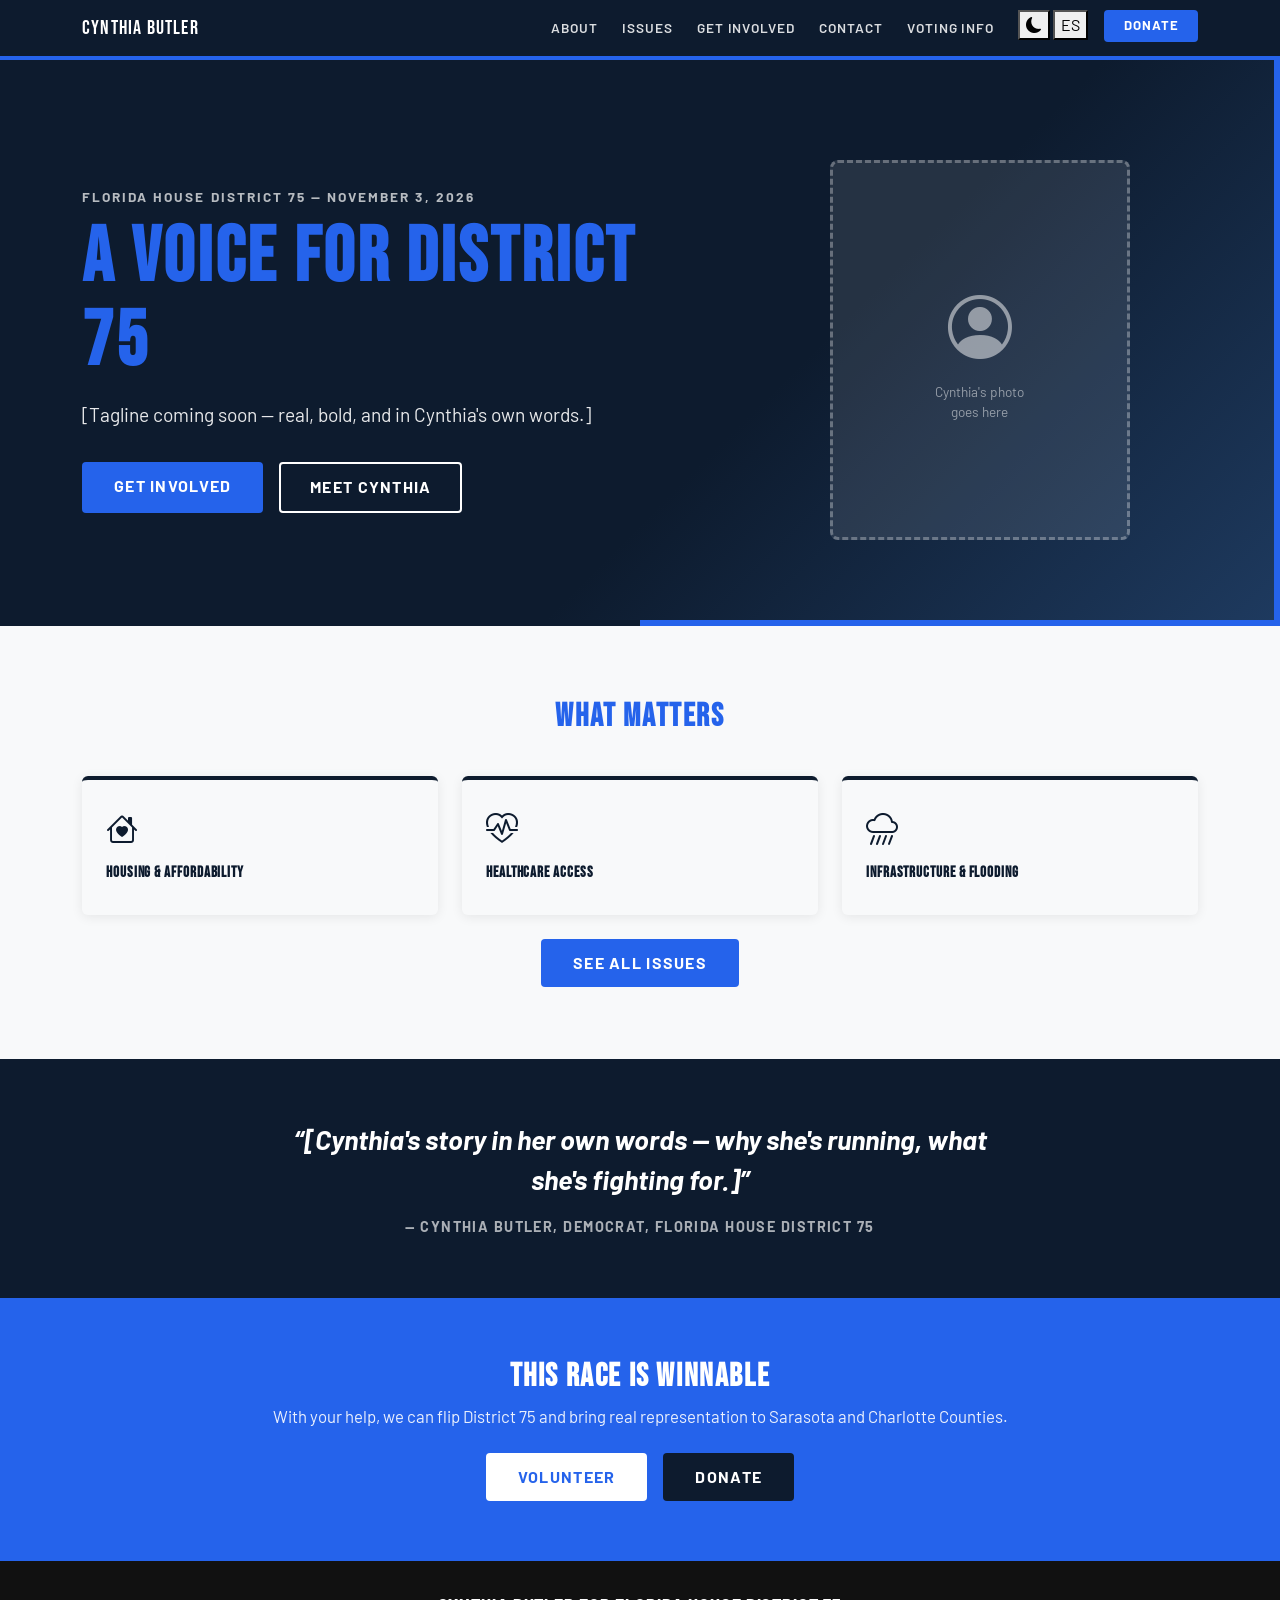
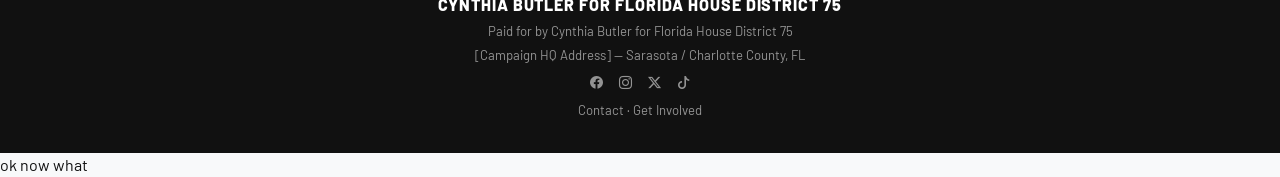
<file: index.html>
<!DOCTYPE html>
<html lang="en">
<head>
  <meta charset="UTF-8" />
  <link rel="icon" type="image/svg+xml" href="favicon.svg" />
  <meta name="viewport" content="width=device-width, initial-scale=1.0" />
  <title>Cynthia Butler for Florida House District 75</title>
  <link href="https://cdn.jsdelivr.net/npm/bootstrap@5.3.3/dist/css/bootstrap.min.css" rel="stylesheet" />
  <link href="https://cdn.jsdelivr.net/npm/bootstrap-icons@1.11.3/font/bootstrap-icons.min.css" rel="stylesheet" />
  <link href="https://fonts.googleapis.com/css2?family=Bebas+Neue&family=Barlow:wght@300;400;600;700&family=Barlow+Condensed:wght@400;600;700&display=swap" rel="stylesheet" />
  <link rel="stylesheet" href="site.css" />
  <style>
    :root {
      --cb-blue:     #0d1b2e;
      --cb-blue-mid: #1e3a5f;
      --cb-red:      #2563eb;
      --cb-black:    #111111;
      --cb-white:    #ffffff;
    }

    body {
      font-family: 'Barlow', sans-serif;
      color: var(--cb-black);
    }
    h1, h2, h3, h4, h5 { font-family: 'Bebas Neue', sans-serif; letter-spacing: 0.04em; }

    /* ── NAV ── */
    .navbar {
      background: var(--cb-blue) !important;
      border-bottom: 4px solid var(--cb-red);
    }
    .navbar-brand {
      font-family: 'Bebas Neue', sans-serif;
      font-weight: 400;
      letter-spacing: 0.06em;
      color: var(--cb-white) !important;
    }
    .nav-link {
      color: rgba(255,255,255,0.85) !important;
      font-weight: 600;
      text-transform: uppercase;
      font-size: 0.85rem;
      letter-spacing: 0.07em;
    }
    .nav-link:hover { color: var(--cb-white) !important; }

    /* ── HERO ── */
    .hero {
      background: linear-gradient(135deg, var(--cb-blue) 60%, var(--cb-blue-mid) 100%);
      color: var(--cb-white);
      padding: 100px 0 80px;
      position: relative;
      overflow: hidden;
    }
    .hero::before {
      content: '';
      position: absolute;
      top: 0; right: 0; bottom: 0;
      width: 6px;
      background: var(--cb-red);
    }
    .hero-eyebrow {
      text-transform: uppercase;
      letter-spacing: 0.15em;
      font-size: 0.85rem;
      font-weight: 700;
      color: rgba(255,255,255,0.7);
      margin-bottom: 0.5rem;
    }
    .hero h1 {
      font-size: clamp(3rem, 6vw, 5.5rem);
      font-weight: 900;
      line-height: 1.1;
      margin-bottom: 1rem;
    }
    .hero h1 span {
      color: var(--cb-red);
    }
    .hero-sub {
      font-size: 1.2rem;
      opacity: 0.9;
      max-width: 540px;
      margin-bottom: 2rem;
    }
    .btn-primary-cb {
      background: var(--cb-red);
      color: var(--cb-white);
      border: none;
      padding: 0.75rem 2rem;
      font-weight: 700;
      font-size: 1rem;
      text-transform: uppercase;
      letter-spacing: 0.08em;
      border-radius: 4px;
      text-decoration: none;
      display: inline-block;
      transition: background 0.2s;
    }
    .btn-primary-cb:hover { background: #1d4ed8; color: var(--cb-white); }
    .btn-outline-cb {
      border: 2px solid var(--cb-white);
      color: var(--cb-white);
      padding: 0.72rem 1.8rem;
      font-weight: 700;
      font-size: 1rem;
      text-transform: uppercase;
      letter-spacing: 0.08em;
      border-radius: 4px;
      text-decoration: none;
      display: inline-block;
      transition: all 0.2s;
    }
    .btn-outline-cb:hover {
      background: var(--cb-white);
      color: var(--cb-blue);
    }
    .hero-photo-placeholder {
      width: 300px;
      height: 380px;
      background: rgba(255,255,255,0.1);
      border: 3px dashed rgba(255,255,255,0.3);
      border-radius: 8px;
      display: flex;
      flex-direction: column;
      align-items: center;
      justify-content: center;
      color: rgba(255,255,255,0.5);
      font-size: 0.85rem;
      text-align: center;
      padding: 1rem;
      margin: auto;
    }

    /* ── STRIPE DIVIDER ── */
    .stripe {
      height: 6px;
      background: linear-gradient(to right, var(--cb-blue) 50%, var(--cb-red) 50%);
    }

    /* ── ISSUES PREVIEW ── */
    .section-title {
      font-weight: 900;
      font-size: 2rem;
      text-transform: uppercase;
      letter-spacing: 0.05em;
      color: var(--cb-blue);
      margin-bottom: 0.25rem;
    }
    .section-title span { color: var(--cb-red); }
    .section-sub {
      color: #555;
      font-size: 1rem;
      margin-bottom: 2.5rem;
    }
    .issue-card {
      border: none;
      border-top: 4px solid var(--cb-blue);
      border-radius: 6px;
      padding: 1.5rem;
      box-shadow: 0 2px 12px rgba(0,0,0,0.08);
      height: 100%;
    }
    .issue-card .icon {
      font-size: 2rem;
      color: var(--cb-blue);
      margin-bottom: 0.75rem;
    }
    .issue-card h5 {
      font-weight: 800;
      color: var(--cb-blue);
      text-transform: uppercase;
      font-size: 0.95rem;
      letter-spacing: 0.06em;
    }
    .issue-card p {
      font-size: 0.9rem;
      color: #444;
      margin-bottom: 0;
    }

    /* ── QUOTE BAND ── */
    .quote-band {
      background: var(--cb-blue);
      color: var(--cb-white);
      padding: 60px 0;
    }
    .quote-band blockquote {
      font-size: clamp(1.2rem, 2.5vw, 1.7rem);
      font-weight: 700;
      font-style: italic;
      max-width: 720px;
      margin: 0 auto;
      text-align: center;
      line-height: 1.5;
    }
    .quote-band cite {
      display: block;
      margin-top: 1rem;
      font-size: 0.9rem;
      font-style: normal;
      color: rgba(255,255,255,0.65);
      text-transform: uppercase;
      letter-spacing: 0.1em;
    }

    /* ── CTA BAND ── */
    .cta-band {
      background: var(--cb-red);
      color: var(--cb-white);
      padding: 60px 0;
      text-align: center;
    }
    .cta-band h2 {
      font-size: 2rem;
      font-weight: 900;
      text-transform: uppercase;
      letter-spacing: 0.05em;
      margin-bottom: 0.5rem;
    }
    .cta-band p { font-size: 1.05rem; opacity: 0.9; margin-bottom: 1.5rem; }
    .btn-white-cb {
      background: var(--cb-white);
      color: var(--cb-red);
      border: none;
      padding: 0.75rem 2rem;
      font-weight: 700;
      font-size: 1rem;
      text-transform: uppercase;
      letter-spacing: 0.08em;
      border-radius: 4px;
      text-decoration: none;
      display: inline-block;
      transition: background 0.2s;
    }
    .btn-white-cb:hover { background: #f0f0f0; color: var(--cb-red); }

    /* ── FOOTER ── */
    footer {
      background: var(--cb-black);
      color: rgba(255,255,255,0.55);
      padding: 32px 0;
      font-size: 0.82rem;
      text-align: center;
    }
    footer a { color: rgba(255,255,255,0.55); text-decoration: none; }
    footer a:hover { color: var(--cb-white); }
    footer .footer-name {
      color: var(--cb-white);
      font-weight: 800;
      font-size: 1rem;
      text-transform: uppercase;
      letter-spacing: 0.06em;
      margin-bottom: 0.3rem;
    }
  </style>
</head>
<body>

  <!-- NAVBAR -->
  <nav class="navbar navbar-expand-lg sticky-top">
    <div class="container">
      <a class="navbar-brand" href="index.html">Cynthia Butler</a>
      <div class="collapse navbar-collapse" id="navMenu">
        <ul class="navbar-nav ms-auto gap-2">
          <li class="nav-item"><a class="nav-link" href="about.html" data-i18n="nav.about">About</a></li>
          <li class="nav-item"><a class="nav-link" href="issues.html" data-i18n="nav.issues">Issues</a></li>
          <li class="nav-item"><a class="nav-link" href="get-involved.html" data-i18n="nav.get-involved">Get Involved</a></li>
          <li class="nav-item"><a class="nav-link" href="contact.html" data-i18n="nav.contact">Contact</a></li>
          <li class="nav-item"><a class="nav-link" href="voting.html" data-i18n="nav.voting">Voting Info</a></li>
          <li class="nav-item toggle-group ms-2">
            <button id="theme-toggle" aria-label="Switch to dark mode"><i class="bi bi-moon-fill"></i></button>
            <button id="lang-toggle" aria-label="Switch language">ES</button>
          </li>
          <li class="nav-item ms-2">
            <a class="btn-primary-cb btn-glow btn-pulse" href="https://secure.actblue.com/donate/cynthia-butler-fl-75" target="_blank" rel="noopener" style="padding:0.4rem 1.2rem;font-size:0.82rem;" data-i18n="nav.donate">Donate</a>
          </li>
        </ul>
      </div>
    </div>
  </nav>

  <!-- HERO -->
  <section class="hero">
    <div class="container">
      <div class="row align-items-center g-5">
        <div class="col-lg-7">
          <p class="hero-eyebrow" data-i18n="index.eyebrow">Florida House District 75 &mdash; November 3, 2026</p>
          <h1><span data-i18n="index.hero-h1-a">A Voice for</span> <span data-i18n="index.hero-h1-span">District 75</span></h1>
          <p class="hero-sub">
            <!-- PLACEHOLDER: Replace with Cynthia's real tagline/one-liner after questionnaire -->
            [Tagline coming soon — real, bold, and in Cynthia's own words.]
          </p>
          <div class="d-flex flex-wrap gap-3">
            <a href="get-involved.html" class="btn-primary-cb" data-i18n="index.hero-cta-1">Get Involved</a>
            <a href="about.html" class="btn-outline-cb" data-i18n="index.hero-cta-2">Meet Cynthia</a>
          </div>
        </div>
        <div class="col-lg-5 d-flex justify-content-center">
          <div class="hero-photo-placeholder">
            <i class="bi bi-person-circle" style="font-size:4rem; margin-bottom:0.5rem;"></i>
            <span>Cynthia's photo<br>goes here</span>
          </div>
        </div>
      </div>
    </div>
  </section>

  <div class="stripe"></div>

  <!-- ISSUES PREVIEW -->
  <section class="py-5">
    <div class="container py-4">
      <div class="text-center">
        <h2 class="section-title"><span data-i18n="index.issues-title-a">What</span> <span data-i18n="index.issues-title-b">Matters</span></h2>
        <p class="section-sub"><!-- PLACEHOLDER: replace with district-specific intro after questionnaire --></p>
      </div>
      <div class="row g-4">
        <!-- PLACEHOLDER cards — replace icons/titles/text after questionnaire responses -->
        <div class="col-md-4">
          <div class="issue-card">
            <div class="icon"><i class="bi bi-house-heart"></i></div>
            <h5 data-i18n="index.issue1-title">Housing &amp; Affordability</h5>
            <p><!-- Cynthia's position goes here --></p>
          </div>
        </div>
        <div class="col-md-4">
          <div class="issue-card">
            <div class="icon"><i class="bi bi-heart-pulse"></i></div>
            <h5 data-i18n="index.issue2-title">Healthcare Access</h5>
            <p><!-- Cynthia's position goes here --></p>
          </div>
        </div>
        <div class="col-md-4">
          <div class="issue-card">
            <div class="icon"><i class="bi bi-cloud-rain-heavy"></i></div>
            <h5 data-i18n="index.issue3-title">Infrastructure &amp; Flooding</h5>
            <p><!-- Cynthia's position goes here --></p>
          </div>
        </div>
      </div>
      <div class="text-center mt-4">
        <a href="issues.html" class="btn-primary-cb" data-i18n="index.see-all">See All Issues</a>
      </div>
    </div>
  </section>

  <!-- QUOTE BAND -->
  <section class="quote-band">
    <div class="container">
      <blockquote>
        <!-- PLACEHOLDER: Replace with Cynthia's most powerful quote from questionnaire -->
        &ldquo;[Cynthia's story in her own words — why she's running, what she's fighting for.]&rdquo;
        <cite data-i18n="index.quote-cite">&mdash; Cynthia Butler, Democrat, Florida House District 75</cite>
      </blockquote>
    </div>
  </section>

  <!-- CTA BAND -->
  <section class="cta-band">
    <div class="container">
      <h2 data-i18n="index.cta-h2">This Race Is Winnable</h2>
      <p data-i18n="index.cta-p">With your help, we can flip District 75 and bring real representation to Sarasota and Charlotte Counties.</p>
      <div class="d-flex flex-wrap justify-content-center gap-3">
        <a href="get-involved.html" class="btn-white-cb" data-i18n="index.cta-volunteer">Volunteer</a>
        <a href="get-involved.html#donate" class="btn-white-cb" style="background:var(--cb-blue);color:var(--cb-white);" data-i18n="index.cta-donate">Donate</a>
      </div>
    </div>
  </section>

  <!-- FOOTER -->
  <footer>
    <div class="container">
      <div class="footer-name">Cynthia Butler for Florida House District 75</div>
      <p class="mb-1" data-i18n="footer.paid-for">Paid for by Cynthia Butler for Florida House District 75</p>
      <p class="mb-2">
        <!-- PLACEHOLDER: headquarters address from questionnaire -->
        [Campaign HQ Address] &mdash; Sarasota / Charlotte County, FL
      </p>
      <div class="d-flex justify-content-center gap-3 mb-2">
        <!-- PLACEHOLDER: social links from questionnaire — replace # with real URLs -->
        <a href="#" aria-label="Facebook"><i class="bi bi-facebook"></i></a>
        <a href="#" aria-label="Instagram"><i class="bi bi-instagram"></i></a>
        <a href="#" aria-label="X / Twitter"><i class="bi bi-twitter-x"></i></a>
        <a href="#" aria-label="TikTok"><i class="bi bi-tiktok"></i></a>
      </div>
      <p class="mb-0"><a href="contact.html" data-i18n="footer.contact">Contact</a> &middot; <a href="get-involved.html" data-i18n="footer.get-involved">Get Involved</a></p>
    </div>
  </footer>

  <script src="https://cdn.jsdelivr.net/npm/bootstrap@5.3.3/dist/js/bootstrap.bundle.min.js"></script>
  <script src="site.js"></script>
</body>
</html>
ok now what
</file>
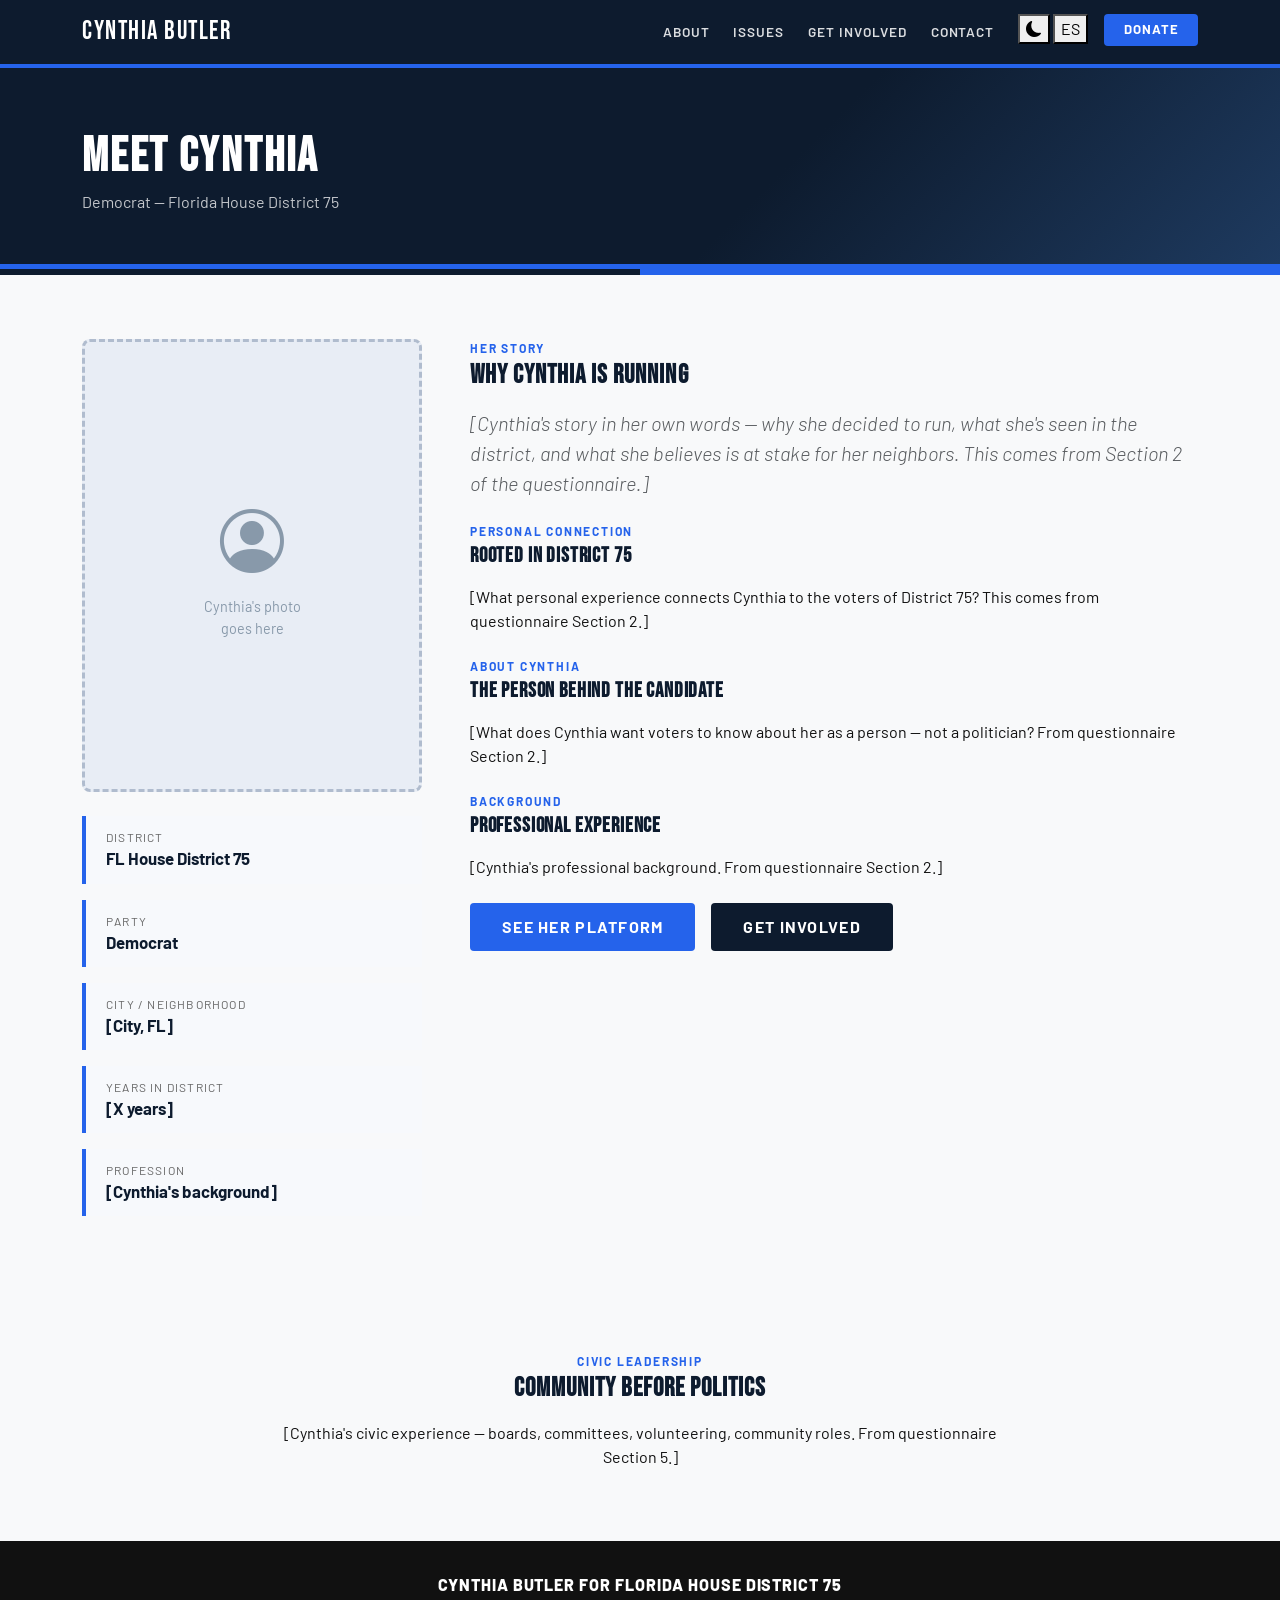
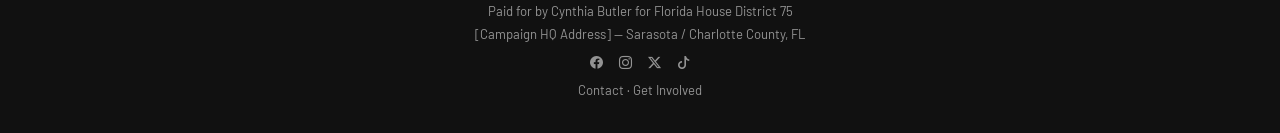
<file: about.html>
<!doctype html>
<html lang="en">
  <head>
    <meta charset="UTF-8" />
    <link rel="icon" type="image/svg+xml" href="favicon.svg" />
    <meta name="viewport" content="width=device-width, initial-scale=1.0" />
    <title>About Cynthia | Cynthia Butler for FL House District 75</title>
    <link
      href="https://cdn.jsdelivr.net/npm/bootstrap@5.3.3/dist/css/bootstrap.min.css"
      rel="stylesheet"
    />
    <link
      href="https://cdn.jsdelivr.net/npm/bootstrap-icons@1.11.3/font/bootstrap-icons.min.css"
      rel="stylesheet"
    />
    <link
      href="https://fonts.googleapis.com/css2?family=Bebas+Neue&family=Barlow:wght@300;400;600;700&family=Barlow+Condensed:wght@400;600;700&display=swap"
      rel="stylesheet"
    />
    <link rel="stylesheet" href="site.css" />
    <style>
      :root {
        --cb-blue: #0d1b2e;
        --cb-blue-mid: #1e3a5f;
        --cb-red: #2563eb;
        --cb-black: #111111;
        --cb-white: #ffffff;
      }
      body {
        font-family: "Barlow", sans-serif;
        color: var(--cb-black);
      }
      h1,
      h2,
      h3,
      h4,
      h5 {
        font-family: "Bebas Neue", sans-serif;
        letter-spacing: 0.04em;
      }

      /* ── NAV ── */
      .navbar {
        background: var(--cb-blue) !important;
        border-bottom: 4px solid var(--cb-red);
      }
      .navbar-brand {
        font-family: "Bebas Neue", sans-serif;
        font-weight: 400;
        font-size: 1.6rem;
        letter-spacing: 0.06em;
        color: var(--cb-white) !important;
      }
      .nav-link {
        color: rgba(255, 255, 255, 0.85) !important;
        font-weight: 600;
        text-transform: uppercase;
        font-size: 0.85rem;
        letter-spacing: 0.07em;
      }
      .nav-link:hover {
        color: var(--cb-white) !important;
      }

      /* ── PAGE HEADER ── */
      .page-header {
        background: linear-gradient(
          135deg,
          var(--cb-blue) 60%,
          var(--cb-blue-mid) 100%
        );
        color: var(--cb-white);
        padding: 60px 0 50px;
        border-bottom: 5px solid var(--cb-red);
      }
      .page-header h1 {
        font-size: clamp(2rem, 4vw, 3rem);
        font-weight: 900;
        text-transform: uppercase;
        letter-spacing: 0.05em;
        margin-bottom: 0.25rem;
      }
      .page-header p {
        font-size: 1rem;
        opacity: 0.75;
        margin-bottom: 0;
      }

      /* ── BUTTONS ── */
      .btn-primary-cb {
        background: var(--cb-red);
        color: var(--cb-white);
        border: none;
        padding: 0.75rem 2rem;
        font-weight: 700;
        font-size: 1rem;
        text-transform: uppercase;
        letter-spacing: 0.08em;
        border-radius: 4px;
        text-decoration: none;
        display: inline-block;
        transition: background 0.2s;
      }
      .btn-primary-cb:hover {
        background: #1d4ed8;
        color: var(--cb-white);
      }

      /* ── PHOTO PLACEHOLDER ── */
      .photo-placeholder {
        width: 100%;
        max-width: 380px;
        aspect-ratio: 3/4;
        background: #e8edf5;
        border: 3px dashed #b0bcce;
        border-radius: 8px;
        display: flex;
        flex-direction: column;
        align-items: center;
        justify-content: center;
        color: #8899aa;
        font-size: 0.9rem;
        text-align: center;
        padding: 1rem;
      }

      /* ── STAT BOXES ── */
      .stat-box {
        border-left: 4px solid var(--cb-red);
        padding: 0.75rem 1.25rem;
        margin-bottom: 1rem;
        background: #f7f9fc;
      }
      .stat-box .label {
        font-size: 0.75rem;
        text-transform: uppercase;
        letter-spacing: 0.1em;
        color: #666;
      }
      .stat-box .value {
        font-size: 1.05rem;
        font-weight: 700;
        color: var(--cb-blue);
      }

      /* ── SECTION LABEL ── */
      .section-label {
        text-transform: uppercase;
        letter-spacing: 0.15em;
        font-size: 0.75rem;
        font-weight: 700;
        color: var(--cb-red);
        margin-bottom: 0.25rem;
      }
      .section-heading {
        font-size: 1.6rem;
        font-weight: 900;
        color: var(--cb-blue);
        margin-bottom: 1rem;
      }

      /* ── STRIPE ── */
      .stripe {
        height: 6px;
        background: linear-gradient(
          to right,
          var(--cb-blue) 50%,
          var(--cb-red) 50%
        );
      }

      /* ── FOOTER ── */
      footer {
        background: var(--cb-black);
        color: rgba(255, 255, 255, 0.55);
        padding: 32px 0;
        font-size: 0.82rem;
        text-align: center;
      }
      footer a {
        color: rgba(255, 255, 255, 0.55);
        text-decoration: none;
      }
      footer a:hover {
        color: var(--cb-white);
      }
      footer .footer-name {
        color: var(--cb-white);
        font-weight: 800;
        font-size: 1rem;
        text-transform: uppercase;
        letter-spacing: 0.06em;
        margin-bottom: 0.3rem;
      }
    </style>
  </head>
  <body>
    <!-- NAVBAR -->
    <nav class="navbar navbar-expand-lg sticky-top">
      <div class="container">
        <a class="navbar-brand" href="index.html">Cynthia Butler</a>
        <button
          class="navbar-toggler border-0"
          type="button"
          data-bs-toggle="collapse"
          data-bs-target="#navMenu"
        >
          <span class="navbar-toggler-icon" style="filter: invert(1)"></span>
        </button>
        <div class="collapse navbar-collapse" id="navMenu">
          <ul class="navbar-nav ms-auto gap-2">
            <li class="nav-item">
              <a class="nav-link" href="about.html" data-i18n="nav.about"
                >About</a
              >
            </li>
            <li class="nav-item">
              <a class="nav-link" href="issues.html" data-i18n="nav.issues"
                >Issues</a
              >
            </li>
            <li class="nav-item">
              <a
                class="nav-link"
                href="get-involved.html"
                data-i18n="nav.get-involved"
                >Get Involved</a
              >
            </li>
            <li class="nav-item">
              <a class="nav-link" href="contact.html" data-i18n="nav.contact"
                >Contact</a
              >
            </li>
            <li class="nav-item toggle-group ms-2">
              <button id="theme-toggle" aria-label="Switch to dark mode">
                <i class="bi bi-moon-fill"></i>
              </button>
              <button id="lang-toggle" aria-label="Switch language">ES</button>
            </li>
            <li class="nav-item ms-2">
              <a
                class="btn-primary-cb"
                href="get-involved.html#donate"
                style="padding: 0.4rem 1.2rem; font-size: 0.82rem"
                data-i18n="nav.donate"
                >Donate</a
              >
            </li>
          </ul>
        </div>
      </div>
    </nav>

    <!-- PAGE HEADER -->
    <div class="page-header">
      <div class="container">
        <h1 data-i18n="about.page-h1">Meet Cynthia</h1>
        <p data-i18n="about.page-p">
          Democrat &mdash; Florida House District 75
        </p>
      </div>
    </div>

    <div class="stripe"></div>

    <!-- MAIN BIO SECTION -->
    <section class="py-5">
      <div class="container py-3">
        <div class="row g-5 align-items-start">
          <!-- Photo -->
          <div class="col-lg-4 text-center">
            <div class="photo-placeholder mx-auto">
              <i
                class="bi bi-person-circle"
                style="font-size: 4rem; margin-bottom: 0.5rem"
              ></i>
              <span>Cynthia's photo<br />goes here</span>
            </div>

            <!-- Fast facts -->
            <div class="mt-4 text-start">
              <div class="stat-box">
                <div class="label" data-i18n="about.stat-district-label">
                  District
                </div>
                <div class="value" data-i18n="about.stat-district-value">
                  FL House District 75
                </div>
              </div>
              <div class="stat-box">
                <div class="label" data-i18n="about.stat-party-label">
                  Party
                </div>
                <div class="value" data-i18n="about.stat-party-value">
                  Democrat
                </div>
              </div>
              <div class="stat-box">
                <div class="label" data-i18n="about.stat-city-label">
                  City / Neighborhood
                </div>
                <!-- PLACEHOLDER: fill from questionnaire -->
                <div class="value">[City, FL]</div>
              </div>
              <div class="stat-box">
                <div class="label" data-i18n="about.stat-years-label">
                  Years in District
                </div>
                <!-- PLACEHOLDER: fill from questionnaire -->
                <div class="value">[X years]</div>
              </div>
              <div class="stat-box">
                <div class="label" data-i18n="about.stat-prof-label">
                  Profession
                </div>
                <!-- PLACEHOLDER: fill from questionnaire -->
                <div class="value">[Cynthia's background]</div>
              </div>
            </div>
          </div>

          <!-- Bio text -->
          <div class="col-lg-8">
            <p class="section-label" data-i18n="about.label-story">Her Story</p>
            <h2 class="section-heading" data-i18n="about.heading-why">
              Why Cynthia Is Running
            </h2>

            <!-- PLACEHOLDER: replace with Cynthia's real story from questionnaire -->
            <p class="lead text-muted fst-italic mb-4">
              [Cynthia's story in her own words — why she decided to run, what
              she's seen in the district, and what she believes is at stake for
              her neighbors. This comes from Section 2 of the questionnaire.]
            </p>

            <p class="section-label mt-4" data-i18n="about.label-personal">
              Personal Connection
            </p>
            <h3
              class="section-heading"
              style="font-size: 1.3rem"
              data-i18n="about.heading-rooted"
            >
              Rooted in District 75
            </h3>
            <!-- PLACEHOLDER -->
            <p>
              [What personal experience connects Cynthia to the voters of
              District 75? This comes from questionnaire Section 2.]
            </p>

            <p class="section-label mt-4" data-i18n="about.label-about">
              About Cynthia
            </p>
            <h3
              class="section-heading"
              style="font-size: 1.3rem"
              data-i18n="about.heading-person"
            >
              The Person Behind the Candidate
            </h3>
            <!-- PLACEHOLDER -->
            <p>
              [What does Cynthia want voters to know about her as a person — not
              a politician? From questionnaire Section 2.]
            </p>

            <p class="section-label mt-4" data-i18n="about.label-background">
              Background
            </p>
            <h3
              class="section-heading"
              style="font-size: 1.3rem"
              data-i18n="about.heading-experience"
            >
              Professional Experience
            </h3>
            <!-- PLACEHOLDER -->
            <p>
              [Cynthia's professional background. From questionnaire Section 2.]
            </p>

            <div class="mt-4 d-flex flex-wrap gap-3">
              <a
                href="issues.html"
                class="btn-primary-cb"
                data-i18n="about.btn-platform"
                >See Her Platform</a
              >
              <a
                href="get-involved.html"
                class="btn-primary-cb"
                style="background: var(--cb-blue)"
                data-i18n="about.btn-involved"
                >Get Involved</a
              >
            </div>
          </div>
        </div>
      </div>
    </section>

    <!-- CIVIC EXPERIENCE BAND -->
    <section class="py-5 bg-surface">
      <div class="container py-2">
        <div class="row">
          <div class="col-lg-8 mx-auto text-center">
            <p class="section-label" data-i18n="about.label-civic">
              Civic Leadership
            </p>
            <h2 class="section-heading" data-i18n="about.heading-community">
              Community Before Politics
            </h2>
            <!-- PLACEHOLDER: fill from questionnaire Section 5 -->
            <p>
              [Cynthia's civic experience — boards, committees, volunteering,
              community roles. From questionnaire Section 5.]
            </p>
          </div>
        </div>
      </div>
    </section>

    <!-- FOOTER -->
    <footer>
      <div class="container">
        <div class="footer-name">
          Cynthia Butler for Florida House District 75
        </div>
        <p class="mb-1" data-i18n="footer.paid-for">
          Paid for by Cynthia Butler for Florida House District 75
        </p>
        <p class="mb-2">
          [Campaign HQ Address] &mdash; Sarasota / Charlotte County, FL
        </p>
        <div class="d-flex justify-content-center gap-3 mb-2">
          <a href="#" aria-label="Facebook"><i class="bi bi-facebook"></i></a>
          <a href="#" aria-label="Instagram"><i class="bi bi-instagram"></i></a>
          <a href="#" aria-label="X / Twitter"
            ><i class="bi bi-twitter-x"></i
          ></a>
          <a href="#" aria-label="TikTok"><i class="bi bi-tiktok"></i></a>
        </div>
        <p class="mb-0">
          <a href="contact.html" data-i18n="footer.contact">Contact</a> &middot;
          <a href="get-involved.html" data-i18n="footer.get-involved"
            >Get Involved</a
          >
        </p>
      </div>
    </footer>

    <script src="https://cdn.jsdelivr.net/npm/bootstrap@5.3.3/dist/js/bootstrap.bundle.min.js"></script>
    <script src="site.js"></script>
  </body>
</html>
</file>
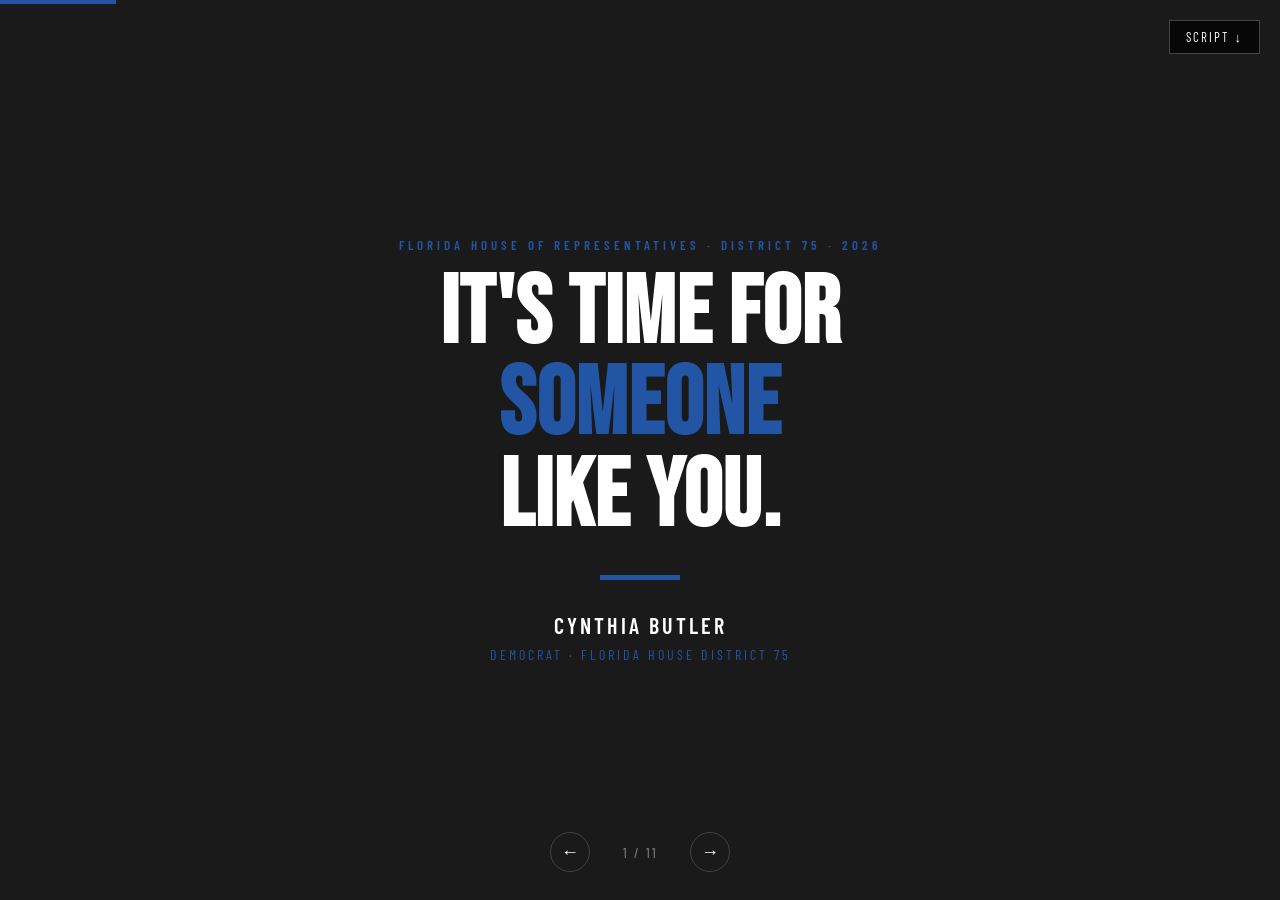
<file: Butler campaign video v1.html>
<!DOCTYPE html>
<html lang="en">
<head>
<meta charset="UTF-8">
<meta name="viewport" content="width=device-width, initial-scale=1.0">
<title>Cynthia Butler for Florida House District 75</title>
<style>
@import url('https://fonts.googleapis.com/css2?family=Bebas+Neue&family=Barlow:wght@300;400;600;700&family=Barlow+Condensed:wght@400;600;700&display=swap');

*, *::before, *::after { box-sizing: border-box; margin: 0; padding: 0; }

:root {
  --blue: #1A4A8A;
  --accent: #2255a4;
  --black: #1A1A1A;
  --charcoal: #111111;
  --white: #FFFFFF;
  --offwhite: #F5F5F5;
  --gray: #888888;
  --lightgray: #2A2A2A;
}

body {
  font-family: 'Barlow', sans-serif;
  background: var(--charcoal);
  color: var(--white);
  overflow: hidden;
}

/* ── DECK ── */
#deck {
  position: relative;
  width: 100vw;
  height: 100vh;
  overflow: hidden;
}

.slide {
  position: absolute;
  inset: 0;
  width: 100%;
  height: 100%;
  display: flex;
  flex-direction: column;
  justify-content: center;
  align-items: center;
  padding: 60px;
  opacity: 0;
  pointer-events: none;
  transition: opacity 0.4s ease;
  background: var(--black);
}

.slide.active {
  opacity: 1;
  pointer-events: all;
}

/* ── PROGRESS BAR ── */
#progress {
  position: fixed;
  top: 0;
  left: 0;
  height: 4px;
  background: var(--accent);
  transition: width 0.4s ease;
  z-index: 100;
}

/* ── NAV ── */
#nav {
  position: fixed;
  bottom: 28px;
  left: 50%;
  transform: translateX(-50%);
  display: flex;
  align-items: center;
  gap: 20px;
  z-index: 100;
}

#slide-counter {
  font-family: 'Barlow Condensed', sans-serif;
  font-size: 14px;
  color: var(--gray);
  letter-spacing: 2px;
  min-width: 60px;
  text-align: center;
}

.nav-btn {
  background: none;
  border: 1px solid #444;
  color: var(--white);
  width: 40px;
  height: 40px;
  border-radius: 50%;
  font-size: 18px;
  cursor: pointer;
  transition: border-color 0.2s, background 0.2s;
  display: flex;
  align-items: center;
  justify-content: center;
}

.nav-btn:hover { border-color: var(--accent); background: rgba(34,85,164,0.15); }

/* ── SLIDE COMMON ── */
.slide-inner {
  width: 100%;
  max-width: 1100px;
  margin: 0 auto;
}

.label {
  font-family: 'Barlow Condensed', sans-serif;
  font-size: 13px;
  font-weight: 600;
  letter-spacing: 4px;
  color: var(--accent);
  text-transform: uppercase;
  margin-bottom: 16px;
}

h1 {
  font-family: 'Bebas Neue', sans-serif;
  font-size: clamp(52px, 8vw, 96px);
  line-height: 0.95;
  color: var(--white);
  letter-spacing: 1px;
}

h2 {
  font-family: 'Bebas Neue', sans-serif;
  font-size: clamp(36px, 5vw, 64px);
  line-height: 1;
  color: var(--white);
  letter-spacing: 1px;
}

h3 {
  font-family: 'Bebas Neue', sans-serif;
  font-size: clamp(28px, 3.5vw, 48px);
  color: var(--white);
  letter-spacing: 1px;
}

.accent { color: var(--accent); }
.blue { color: #4A80C8; }

p, li {
  font-family: 'Barlow', sans-serif;
  font-size: clamp(15px, 1.6vw, 20px);
  line-height: 1.6;
  color: #CCCCCC;
}

.divider {
  width: 60px;
  height: 4px;
  background: var(--accent);
  margin: 20px 0;
}

/* ── SLIDE 1: TITLE ── */
#slide-1 {
  background: var(--black);
  text-align: center;
}

#slide-1 .byline {
  font-family: 'Barlow Condensed', sans-serif;
  font-size: clamp(16px, 2vw, 22px);
  font-weight: 600;
  color: var(--gray);
  letter-spacing: 3px;
  text-transform: uppercase;
  margin-top: 32px;
}

#slide-1 .name {
  color: var(--white);
}

#slide-1 .title-tag {
  font-family: 'Barlow Condensed', sans-serif;
  font-size: 14px;
  color: var(--accent);
  letter-spacing: 3px;
  text-transform: uppercase;
  margin-top: 8px;
}

#slide-1 .accent-bar {
  width: 80px;
  height: 5px;
  background: var(--accent);
  margin: 32px auto;
}

/* ── STAT BOXES ── */
.stat-row {
  display: flex;
  gap: 32px;
  margin-top: 40px;
  flex-wrap: wrap;
}

.stat-box {
  flex: 1;
  min-width: 200px;
  background: var(--lightgray);
  border-top: 3px solid var(--accent);
  padding: 24px;
  border-radius: 2px;
}

.stat-box .number {
  font-family: 'Bebas Neue', sans-serif;
  font-size: clamp(40px, 5vw, 64px);
  color: var(--accent);
  display: block;
  line-height: 1;
}

.stat-box .desc {
  font-size: 14px;
  color: #AAAAAA;
  margin-top: 6px;
  line-height: 1.4;
}

/* ── QUESTION CARDS ── */
.question-grid {
  display: flex;
  gap: 20px;
  margin-top: 36px;
  flex-wrap: wrap;
}

.question-chip {
  background: var(--lightgray);
  border-left: 4px solid var(--accent);
  padding: 20px 24px;
  flex: 1;
  min-width: 200px;
  border-radius: 2px;
}

.question-chip .q-text {
  font-family: 'Barlow Condensed', sans-serif;
  font-size: clamp(15px, 1.6vw, 19px);
  font-weight: 600;
  color: var(--white);
  line-height: 1.4;
}

.question-chip .q-tag {
  font-family: 'Barlow Condensed', sans-serif;
  font-size: 11px;
  letter-spacing: 2px;
  color: var(--accent);
  text-transform: uppercase;
  margin-top: 8px;
  display: block;
}

/* ── TWO-COL LAYOUT ── */
.asset-layout {
  display: flex;
  gap: 60px;
  align-items: flex-start;
  width: 100%;
}

.asset-left { flex: 1; }

.asset-right {
  flex: 1;
  background: var(--lightgray);
  border-radius: 4px;
  padding: 32px;
  border-top: 4px solid var(--accent);
}

.asset-right .mock-label {
  font-family: 'Barlow Condensed', sans-serif;
  font-size: 11px;
  letter-spacing: 3px;
  color: var(--gray);
  text-transform: uppercase;
  margin-bottom: 16px;
  display: block;
}

.mock-card {
  background: #1E1E1E;
  border-radius: 3px;
  padding: 16px;
  margin-bottom: 10px;
}

.mock-card .mc-title {
  font-family: 'Bebas Neue', sans-serif;
  font-size: 20px;
  color: var(--accent);
  display: block;
}

.mock-card .mc-body {
  font-size: 13px;
  color: #AAAAAA;
  margin-top: 4px;
  line-height: 1.5;
}

.benefit-list {
  margin-top: 28px;
  list-style: none;
}

.benefit-list li {
  font-size: clamp(14px, 1.4vw, 18px);
  color: #CCCCCC;
  padding: 8px 0;
  border-bottom: 1px solid #2A2A2A;
  display: flex;
  align-items: flex-start;
  gap: 10px;
}

.benefit-list li::before {
  content: '▸';
  color: var(--accent);
  flex-shrink: 0;
  margin-top: 2px;
}

/* ── ACTION BOX ── */
.action-layout {
  display: flex;
  gap: 60px;
  align-items: flex-start;
  width: 100%;
}

.action-checklist {
  flex: 1;
  list-style: none;
}

.action-checklist li {
  display: flex;
  align-items: flex-start;
  gap: 12px;
  padding: 12px 0;
  border-bottom: 1px solid #2A2A2A;
  font-size: clamp(14px, 1.4vw, 18px);
  color: #CCCCCC;
}

.check-icon {
  display: flex;
  align-items: center;
  justify-content: center;
  width: 22px;
  height: 22px;
  border-radius: 50%;
  background: rgba(200,168,75,0.2);
  border: 1px solid var(--accent);
  color: var(--accent);
  font-size: 12px;
  flex-shrink: 0;
  margin-top: 1px;
}

.action-right {
  flex: 0 0 340px;
  background: var(--accent);
  padding: 40px 32px;
  border-radius: 3px;
  text-align: center;
}

.action-right .big-label {
  font-family: 'Bebas Neue', sans-serif;
  font-size: 20px;
  letter-spacing: 3px;
  color: rgba(0,0,0,0.6);
  text-transform: uppercase;
  display: block;
}

.action-right .big-text {
  font-family: 'Bebas Neue', sans-serif;
  font-size: 56px;
  color: var(--black);
  line-height: 1;
  display: block;
  margin: 8px 0;
}

.action-right .action-desc {
  font-size: 14px;
  color: rgba(0,0,0,0.75);
  line-height: 1.6;
  margin-top: 12px;
  font-weight: 600;
}

/* ── DONATE TIERS ── */
.tier-row {
  display: flex;
  gap: 20px;
  margin-top: 40px;
  align-items: stretch;
}

.tier {
  flex: 1;
  background: var(--lightgray);
  border-radius: 3px;
  padding: 32px 24px;
  text-align: center;
  border-top: 4px solid #444;
  position: relative;
}

.tier.featured {
  border-top-color: var(--accent);
  background: #1E1E1E;
}

.tier .tier-name {
  font-family: 'Bebas Neue', sans-serif;
  font-size: 28px;
  color: var(--white);
  display: block;
}

.tier .tier-price {
  font-family: 'Bebas Neue', sans-serif;
  font-size: 52px;
  color: var(--accent);
  display: block;
  line-height: 1;
  margin: 8px 0;
}

.tier .tier-desc {
  font-size: 13px;
  color: #AAAAAA;
  line-height: 1.5;
  margin-top: 12px;
}

.featured-badge {
  position: absolute;
  top: -1px;
  left: 50%;
  transform: translateX(-50%) translateY(-100%);
  background: var(--accent);
  color: var(--black);
  font-family: 'Barlow Condensed', sans-serif;
  font-size: 11px;
  font-weight: 700;
  letter-spacing: 2px;
  padding: 4px 12px;
  text-transform: uppercase;
}

/* ── SLIDE 11: CTA ── */
#slide-11 { text-align: center; }

.cta-contact {
  margin-top: 40px;
  display: inline-block;
}

.cta-contact .contact-line {
  font-family: 'Barlow Condensed', sans-serif;
  font-size: clamp(18px, 2.5vw, 26px);
  color: #CCCCCC;
  letter-spacing: 2px;
  margin-bottom: 10px;
}

.cta-contact .contact-line span {
  color: var(--white);
  font-weight: 600;
}

.cta-buttons {
  display: flex;
  gap: 20px;
  justify-content: center;
  margin-top: 40px;
  flex-wrap: wrap;
}

.cta-btn {
  display: inline-block;
  font-family: 'Bebas Neue', sans-serif;
  font-size: 22px;
  letter-spacing: 3px;
  padding: 18px 48px;
  border-radius: 2px;
  text-decoration: none;
  cursor: pointer;
}

.cta-btn.primary {
  background: var(--accent);
  color: var(--black);
}

.cta-btn.secondary {
  background: transparent;
  color: var(--accent);
  border: 2px solid var(--accent);
}

/* ── VOICEOVER SCRIPT ── */
#voiceover-script {
  display: none;
  background: #0A0A0A;
  padding: 80px 60px;
  max-width: 900px;
  margin: 0 auto;
}

#voiceover-script h2 {
  font-family: 'Bebas Neue', sans-serif;
  font-size: 48px;
  color: var(--white);
  margin-bottom: 48px;
  border-bottom: 3px solid var(--accent);
  padding-bottom: 20px;
}

.script-block {
  margin-bottom: 48px;
  padding-bottom: 48px;
  border-bottom: 1px solid #222;
}

.script-block .slide-num {
  font-family: 'Barlow Condensed', sans-serif;
  font-size: 12px;
  letter-spacing: 3px;
  color: var(--accent);
  text-transform: uppercase;
  display: block;
  margin-bottom: 8px;
}

.script-block .slide-title {
  font-family: 'Bebas Neue', sans-serif;
  font-size: 28px;
  color: var(--white);
  display: block;
  margin-bottom: 16px;
}

.script-block .script-text {
  font-family: 'Barlow', sans-serif;
  font-size: 17px;
  line-height: 1.8;
  color: #BBBBBB;
}

.script-block .pause {
  color: #555;
  font-style: italic;
  font-size: 14px;
}

#toggle-script {
  position: fixed;
  top: 20px;
  right: 20px;
  background: rgba(0,0,0,0.7);
  border: 1px solid #444;
  color: var(--white);
  font-family: 'Barlow Condensed', sans-serif;
  font-size: 13px;
  letter-spacing: 2px;
  padding: 8px 16px;
  cursor: pointer;
  z-index: 200;
  text-transform: uppercase;
  transition: border-color 0.2s;
}

#toggle-script:hover { border-color: var(--accent); }
</style>
</head>
<body>

<button id="toggle-script" onclick="toggleScript()">Script ↓</button>
<div id="progress"></div>

<div id="deck">

  <!-- SLIDE 1: TITLE -->
  <div class="slide active" id="slide-1">
    <div class="slide-inner" style="text-align:center;">
      <div class="label">Florida House of Representatives · District 75 · 2026</div>
      <h1>It's Time for<br><span class="accent">Someone</span><br>Like You.</h1>
      <div class="accent-bar"></div>
      <div class="byline">
        <span class="name">Cynthia Butler</span>
      </div>
      <div class="title-tag">Democrat · Florida House District 75</div>
    </div>
  </div>

  <!-- SLIDE 2: THE PROBLEM -->
  <div class="slide" id="slide-2">
    <div class="slide-inner">
      <div class="label">Why District 75 Needs a Change</div>
      <h2>Same Party.<br><span class="accent">Same Results.</span></h2>
      <div class="divider"></div>
      <div class="stat-row">
        <div class="stat-box">
          <span class="number">10+</span>
          <span class="desc">Consecutive years District 75 has been held by the same party — with no real competition</span>
        </div>
        <div class="stat-box">
          <span class="number">DEM</span>
          <span class="desc">Democrats are flipping seats across Florida — anti-incumbent energy is at a decade high</span>
        </div>
        <div class="stat-box">
          <span class="number">$0</span>
          <span class="desc">Amount a career politician risks when they vote party line instead of for your community</span>
        </div>
      </div>
      <p style="margin-top:28px; color:#888;">The people of southern Sarasota and Charlotte County deserve a representative who answers to them — not to party bosses in Tallahassee.</p>
    </div>
  </div>

  <!-- SLIDE 3: WHO IS CYNTHIA -->
  <div class="slide" id="slide-3">
    <div class="slide-inner">
      <div class="asset-layout">
        <div class="asset-left">
          <div class="label">Meet the Candidate</div>
          <h2><span class="accent">Not a Politician.</span><br>A Neighbor.</h2>
          <div class="divider"></div>
          <p>Cynthia Butler is a first-time candidate and a member of this community — not a career politician. She's running because she believes District 75 deserves a voice that actually belongs to District 75.</p>
          <ul class="benefit-list">
            <li>Born and raised in the community she wants to serve</li>
            <li>No party machine. No special interest money. No script.</li>
            <li>Running on one thing: what's actually best for the people here</li>
            <li>The outsider voice District 75 has never had — until now</li>
          </ul>
        </div>
        <div class="asset-right">
          <span class="mock-label">In Her Own Words</span>
          <div class="mock-card">
            <span class="mc-title">Why I'm Running</span>
            <div class="mc-body">"I'm not running because politics is my career. I'm running because this community deserves someone who actually lives here, shops here, and is affected by the same decisions everyone else is."</div>
          </div>
          <div class="mock-card">
            <span class="mc-title">What Makes Her Different</span>
            <div class="mc-body">No party loyalty to protect. No donors to pay back. Just a neighbor who is done waiting for someone else to step up.</div>
          </div>
          <div class="mock-card">
            <span class="mc-title">District 75</span>
            <div class="mc-body">Southern Sarasota County + Charlotte County · Port Charlotte area · Election: November 3, 2026</div>
          </div>
        </div>
      </div>
    </div>
  </div>

  <!-- SLIDE 4: PLATFORM — THE QUESTIONS -->
  <div class="slide" id="slide-4">
    <div class="slide-inner">
      <div class="label">The Platform</div>
      <h2>The Questions<br><span class="accent">Nobody Is Asking.</span></h2>
      <div class="divider"></div>
      <p>Cynthia's platform starts with the questions District 75 voters are already asking — but not getting answered.</p>
      <div class="question-grid">
        <div class="question-chip">
          <div class="q-text">Why is the cost of living rising while local wages stay flat?</div>
          <span class="q-tag">Affordability</span>
        </div>
        <div class="question-chip">
          <div class="q-text">Why do Tallahassee insiders decide what's best for Port Charlotte?</div>
          <span class="q-tag">Local Control</span>
        </div>
        <div class="question-chip">
          <div class="q-text">Why does District 75 keep sending the same party and expecting different results?</div>
          <span class="q-tag">Accountability</span>
        </div>
        <div class="question-chip">
          <div class="q-text">Why is it so hard for small businesses here to compete and survive?</div>
          <span class="q-tag">Local Economy</span>
        </div>
      </div>
    </div>
  </div>

  <!-- SLIDE 5: PLATFORM — THE ANSWERS -->
  <div class="slide" id="slide-5">
    <div class="slide-inner">
      <div class="asset-layout">
        <div class="asset-left">
          <div class="label">What Cynthia Stands For</div>
          <h2>Community<br><span class="accent">First. Always.</span></h2>
          <div class="divider"></div>
          <p>Cynthia's positions aren't handed down by a party platform. They come from listening to the people of District 75.</p>
          <ul class="benefit-list">
            <li>Affordable housing and cost-of-living relief for working families</li>
            <li>Support for local small businesses — not corporate interests</li>
            <li>Government transparency — votes explained in plain language</li>
            <li>Community input before Tallahassee decisions</li>
            <li>A representative who shows up — to town halls, not just ballots</li>
          </ul>
        </div>
        <div class="asset-right">
          <span class="mock-label">Cynthia's Commitment</span>
          <div class="mock-card">
            <span class="mc-title">No Party Line Votes</span>
            <div class="mc-body">Every vote explained publicly. No rubber-stamping. No party bosses telling her how to vote on your behalf.</div>
          </div>
          <div class="mock-card">
            <span class="mc-title">Open Door Policy</span>
            <div class="mc-body">Monthly town halls. Direct contact. Real access to your representative — not just a staffer.</div>
          </div>
          <div class="mock-card">
            <span class="mc-title">District 75 First</span>
            <div class="mc-body">Southern Sarasota and Charlotte County have been an afterthought for too long. That ends in 2026.</div>
          </div>
        </div>
      </div>
    </div>
  </div>

  <!-- SLIDE 6: WHY DEMOCRAT -->
  <div class="slide" id="slide-6">
    <div class="slide-inner">
      <div class="label">Democratic Values</div>
      <h2>For the People.<br><span class="accent">Of District 75.</span></h2>
      <div class="divider"></div>
      <div class="stat-row">
        <div class="stat-box">
          <span class="number" style="font-size:clamp(28px,3.5vw,48px); line-height:1.2;">YOU</span>
          <span class="desc">The only special interest Cynthia represents. Working families. Not corporate donors. Not party bosses.</span>
        </div>
        <div class="stat-box">
          <span class="number" style="font-size:clamp(28px,3.5vw,48px); line-height:1.2;">DEM</span>
          <span class="desc">Democrats fight for affordable housing, healthcare access, and real representation — not talking points.</span>
        </div>
        <div class="stat-box">
          <span class="number" style="font-size:clamp(28px,3.5vw,48px); line-height:1.2;">75</span>
          <span class="desc">District 75 deserves a Democrat in Tallahassee who fights for this community every single day.</span>
        </div>
      </div>
      <p style="margin-top:28px; color:#888;">Anti-incumbent energy is rising across Florida. District 75 can be the story everyone is watching on November 3, 2026.</p>
    </div>
  </div>

  <!-- SLIDE 7: VOLUNTEER -->
  <div class="slide" id="slide-7">
    <div class="slide-inner">
      <div class="label">Join the Campaign</div>
      <h2>We Win This<br><span class="accent">Door by Door.</span></h2>
      <div class="divider"></div>
      <div class="action-layout">
        <div>
          <p style="margin-bottom:20px;">Cynthia can't out-spend the incumbent. She can out-show up. Every volunteer hour is worth more than any ad buy.</p>
          <ul class="action-checklist">
            <li><span class="check-icon">✓</span> Door-to-door canvassing in your neighborhood — we'll train you</li>
            <li><span class="check-icon">✓</span> Phone and text banking — from your own home, on your schedule</li>
            <li><span class="check-icon">✓</span> Yard signs, literature drops, and local events</li>
            <li><span class="check-icon">✓</span> Social media sharing — the easiest hour you'll ever donate</li>
            <li><span class="check-icon">✓</span> Host a neighbor coffee — Cynthia will come to you</li>
          </ul>
          <p style="margin-top:20px; font-size:14px; color:#666;">No experience needed. No party membership required. Just show up.</p>
        </div>
        <div class="action-right">
          <span class="big-label">We Need</span>
          <span class="big-text">You</span>
          <p class="action-desc">Sign up to volunteer.<br>We'll reach out within<br>24 hours with next steps.<br><br>Text <strong>CYNTHIA</strong> to<br>[campaign number]</p>
        </div>
      </div>
    </div>
  </div>

  <!-- SLIDE 8: DONATE -->
  <div class="slide" id="slide-8">
    <div class="slide-inner" style="text-align:center;">
      <div class="label">Fund the Campaign</div>
      <h2>Small Dollars.<br><span class="accent">Big Impact.</span></h2>
      <div class="divider" style="margin:20px auto;"></div>
      <p style="max-width:700px; margin:0 auto;">Cynthia is running this campaign on a grassroots budget under $25,000. Every dollar goes directly to reaching voters — not to consultants or party overhead.</p>
      <div class="tier-row">
        <div class="tier">
          <span class="tier-name">Neighbor</span>
          <span class="tier-price">$25</span>
          <div class="tier-desc">
            Covers the cost of door-knocking materials for one full precinct.<br><br>
            <em style="color:#555; font-size:12px;">Most accessible starting point</em>
          </div>
        </div>
        <div class="tier featured">
          <div class="featured-badge">Most Impactful</div>
          <span class="tier-name">Champion</span>
          <span class="tier-price">$100</span>
          <div class="tier-desc">
            Funds a full weekend of canvassing — the highest-ROI activity in the campaign.<br><br>
            <em style="color:#555; font-size:12px;">The sweet spot for grassroots campaigns</em>
          </div>
        </div>
        <div class="tier">
          <span class="tier-name">Founding Donor</span>
          <span class="tier-price">$250</span>
          <div class="tier-desc">
            Covers printed materials, yard signs, and a full week of outreach.<br><br>
            <em style="color:#555; font-size:12px;">Named in campaign donor roll</em>
          </div>
        </div>
      </div>
    </div>
  </div>

  <!-- SLIDE 9: THE MATH -->
  <div class="slide" id="slide-9">
    <div class="slide-inner">
      <div class="label">Why This Race Is Winnable</div>
      <h2>The Path<br><span class="accent">to Victory.</span></h2>
      <div class="divider"></div>
      <div class="asset-layout">
        <div class="asset-left">
          <p>This is not a long shot. This is a math problem — and the math is in our favor.</p>
          <ul class="benefit-list">
            <li>Democrat and independent voters are the untapped majority in District 75</li>
            <li>Disaffected Republicans are looking for permission to vote differently</li>
            <li>Anti-incumbent energy is the highest it's been in a decade statewide</li>
            <li>Danny Nix is a first-term real estate broker with no grassroots base</li>
            <li>Cynthia's outsider identity IS the message — and it can't be faked</li>
          </ul>
          <p style="margin-top:20px; color:#888; font-size:15px;">A motivated ground team of 50 volunteers, 500 small donors, and one viral local moment can flip this district.</p>
        </div>
        <div class="asset-right">
          <span class="mock-label">The Numbers</span>
          <div class="mock-card">
            <span class="mc-title">Target Voters</span>
            <div class="mc-body">Democrat + persuadable independent and Republican voters in District 75 — the margin of victory is already there</div>
          </div>
          <div class="mock-card">
            <span class="mc-title">What We Need to Win</span>
            <div class="mc-body">50 active volunteers · 500 small donors · 5,000 doors knocked · 1 earned media moment</div>
          </div>
          <div class="mock-card">
            <span class="mc-title">Election Day</span>
            <div class="mc-body" style="color:var(--accent); font-family:'Bebas Neue',sans-serif; font-size:22px;">November 3, 2026</div>
          </div>
        </div>
      </div>
    </div>
  </div>

  <!-- SLIDE 10: ENDORSEMENT / SOCIAL PROOF -->
  <div class="slide" id="slide-10">
    <div class="slide-inner">
      <div class="label">The Movement Is Growing</div>
      <h2>Neighbors.<br><span class="accent">Not Politicians.</span></h2>
      <div class="divider"></div>
      <div class="action-layout">
        <div>
          <p style="margin-bottom:20px;">Every campaign that upsets the political establishment starts the same way — with a handful of people who decided enough is enough.</p>
          <ul class="action-checklist">
            <li><span class="check-icon">★</span> Share Cynthia's story on Facebook and NextDoor — it reaches more voters than any ad</li>
            <li><span class="check-icon">★</span> Put a yard sign up — visibility changes minds before a single word is spoken</li>
            <li><span class="check-icon">★</span> Tell one neighbor — word of mouth is the most trusted channel in local politics</li>
            <li><span class="check-icon">★</span> Bring a friend to a town hall — community events build the credibility no ad can buy</li>
            <li><span class="check-icon">★</span> Write a letter to the Charlotte Sun or Sarasota Herald-Tribune</li>
          </ul>
          <p style="margin-top:20px; font-size:14px; color:#666;">Every action compounds. Every voice multiplies. This is how grassroots campaigns win.</p>
        </div>
        <div class="action-right">
          <span class="big-label">Spread the</span>
          <span class="big-text">Word</span>
          <p class="action-desc">Follow & share:<br><br>Facebook · Instagram<br>NextDoor · X<br><br><strong>@CynthiaButlerFL</strong><br><br>#District75 #CynthiaButler</p>
        </div>
      </div>
    </div>
  </div>

  <!-- SLIDE 11: CTA -->
  <div class="slide" id="slide-11">
    <div class="slide-inner" style="text-align:center;">
      <div class="label">November 3, 2026 · District 75</div>
      <h1>Your Voice.<br><span class="accent">Your Vote.</span><br>Your District.</h1>
      <div class="accent-bar" style="width:80px; height:5px; background:var(--accent); margin:32px auto;"></div>
      <div class="cta-contact">
        <div class="contact-line">Cynthia Butler — <span>Democrat, FL House District 75</span></div>
        <div class="contact-line" style="margin-top:6px;">📧 <span>[campaign@email.com]</span></div>
        <div class="contact-line" style="margin-top:6px;">📞 <span>[campaign phone number]</span></div>
        <div class="contact-line" style="margin-top:6px;">🌐 <span>[campaign website]</span></div>
      </div>
      <div class="cta-buttons">
        <div class="cta-btn primary">Volunteer Now</div>
        <div class="cta-btn secondary">Donate Today</div>
      </div>
      <p style="margin-top:32px; font-size:13px; color:#555;">Fighting for District 75. Because this community deserves a Democrat who actually shows up.</p>
    </div>
  </div>

</div><!-- /deck -->

<div id="nav">
  <button class="nav-btn" id="prev-btn" onclick="prevSlide()">&#8592;</button>
  <div id="slide-counter">1 / 11</div>
  <button class="nav-btn" id="next-btn" onclick="nextSlide()">&#8594;</button>
</div>

<!-- VOICEOVER SCRIPT -->
<div id="voiceover-script">
  <h2>Campaign Video Script</h2>

  <div class="script-block">
    <span class="slide-num">Slide 1 — Voiceover</span>
    <span class="slide-title">Title</span>
    <div class="script-text">
      What if your state representative actually lived like you do? <span class="pause">[pause]</span>
      Paid bills like you do. Drove these roads, used these schools, cared about this community — not because it's their district on a map, but because it's their home. <span class="pause">[pause]</span>
      My name is Cynthia Butler. I'm running for Florida House District 75 as a Democrat — rooted in this community, answerable only to you. <span class="pause">[pause]</span>
      Just a neighbor who believes it's time for someone like you in Tallahassee.
    </div>
  </div>

  <div class="script-block">
    <span class="slide-num">Slide 2 — Voiceover</span>
    <span class="slide-title">The Problem</span>
    <div class="script-text">
      District 75 has been held by the same party for over a decade. <span class="pause">[pause]</span>
      And in that time — the cost of living has gone up, local voices have been ignored, and the representation in Tallahassee has answered to party leadership, not to this community. <span class="pause">[pause]</span>
      Democrats and independents across Florida are ready to hold Republicans accountable. People are done with the same party and the same results. <span class="pause">[pause]</span>
      They're ready to pick someone who actually fights for them.
    </div>
  </div>

  <div class="script-block">
    <span class="slide-num">Slide 3 — Voiceover</span>
    <span class="slide-title">Who Is Cynthia</span>
    <div class="script-text">
      I am not a career politician. <span class="pause">[pause]</span>
      I don't have a donor network to pay back. I don't have a party line to protect. <span class="pause">[pause]</span>
      What I have is a deep connection to this community — and a belief that the people of southern Sarasota County and Charlotte County deserve a representative who actually lives among them. <span class="pause">[pause]</span>
      That's why I'm running.
    </div>
  </div>

  <div class="script-block">
    <span class="slide-num">Slide 4 — Voiceover</span>
    <span class="slide-title">Platform — The Questions</span>
    <div class="script-text">
      My platform starts with the questions voters here are already asking — but not getting answered. <span class="pause">[pause]</span>
      Why is the cost of living rising while local wages stay flat? <span class="pause">[pause]</span>
      Why do Tallahassee insiders get to decide what's best for Port Charlotte? <span class="pause">[pause]</span>
      Why does District 75 keep sending the same party and expecting different results? <span class="pause">[pause]</span>
      And why is it so hard for small businesses here to compete? <span class="pause">[pause]</span>
      These aren't rhetorical questions. They're the reason I'm in this race.
    </div>
  </div>

  <div class="script-block">
    <span class="slide-num">Slide 5 — Voiceover</span>
    <span class="slide-title">Platform — The Answers</span>
    <div class="script-text">
      Here's what I stand for. <span class="pause">[pause]</span>
      Affordable housing and real cost-of-living relief for working families — not talking points, actual policy. <span class="pause">[pause]</span>
      Support for local small businesses over corporate interests. <span class="pause">[pause]</span>
      Government transparency — every vote I take will be explained in plain language, publicly, with no spin. <span class="pause">[pause]</span>
      Community input before any Tallahassee decision that affects this district. <span class="pause">[pause]</span>
      And a representative who actually shows up — to town halls, not just ballots.
    </div>
  </div>

  <div class="script-block">
    <span class="slide-num">Slide 6 — Voiceover</span>
    <span class="slide-title">Why Democrat</span>
    <div class="script-text">
      I'm running as a Democrat — and I'm proud of that. Because Democrats fight for working people. <span class="pause">[pause]</span>
      Affordable housing. Healthcare access. Real representation in Tallahassee. <span class="pause">[pause]</span>
      Not talking points — actual policy that helps the people of this district. <span class="pause">[pause]</span>
      Anti-incumbent energy is the highest it's been in Florida in a decade. <span class="pause">[pause]</span>
      District 75 can be the story everyone is watching on November third.
    </div>
  </div>

  <div class="script-block">
    <span class="slide-num">Slide 7 — Voiceover</span>
    <span class="slide-title">Volunteer</span>
    <div class="script-text">
      I can't out-spend the incumbent. But I can out-show up. <span class="pause">[pause]</span>
      And that means I need you. <span class="pause">[pause]</span>
      Knock doors with me on a Saturday morning. Make calls from your kitchen table on a Tuesday night. Put a yard sign in your yard. Share this video with one neighbor. <span class="pause">[pause]</span>
      Every hour you give is worth more than any ad buy. <span class="pause">[pause]</span>
      Text CYNTHIA to our campaign number and we'll reach out within twenty-four hours with exactly how you can help.
    </div>
  </div>

  <div class="script-block">
    <span class="slide-num">Slide 8 — Voiceover</span>
    <span class="slide-title">Donate</span>
    <div class="script-text">
      This campaign runs on small dollars from real people — not PACs, not lobbyists. <span class="pause">[pause]</span>
      Twenty-five dollars covers door-knocking materials for an entire precinct. <span class="pause">[pause]</span>
      A hundred dollars funds a full weekend of canvassing — the single highest-ROI activity in any campaign. <span class="pause">[pause]</span>
      Two-fifty covers a full week of outreach — yard signs, literature, and everything needed to reach voters. <span class="pause">[pause]</span>
      Every dollar goes directly to reaching voters. Not to consultants. Not to overhead.
    </div>
  </div>

  <div class="script-block">
    <span class="slide-num">Slide 9 — Voiceover</span>
    <span class="slide-title">Why This Race Is Winnable</span>
    <div class="script-text">
      Let me tell you why this race is actually winnable. <span class="pause">[pause]</span>
      Democrats and independents in District 75 are ready to vote for real change. And disaffected Republicans are looking for permission to vote differently. And the incumbent — a first-term real estate broker — has no grassroots base. <span class="pause">[pause]</span>
      This isn't a long shot. This is a math problem. <span class="pause">[pause]</span>
      Fifty volunteers. Five hundred donors. Five thousand doors knocked. One earned media moment. <span class="pause">[pause]</span>
      That's what wins a race like this. And we can do every one of those things together.
    </div>
  </div>

  <div class="script-block">
    <span class="slide-num">Slide 10 — Voiceover</span>
    <span class="slide-title">Spread the Word</span>
    <div class="script-text">
      Every grassroots campaign that upsets the political establishment starts the same way. <span class="pause">[pause]</span>
      A handful of people who decided — enough is enough. <span class="pause">[pause]</span>
      Share this on Facebook and NextDoor. Put a yard sign up. Tell one neighbor. Bring someone to a town hall. Write a letter to the Charlotte Sun. <span class="pause">[pause]</span>
      Every action compounds. Every voice multiplies. <span class="pause">[pause]</span>
      Follow us at Cynthia Butler FL across every platform. Hashtag District 75.
    </div>
  </div>

  <div class="script-block">
    <span class="slide-num">Slide 11 — Voiceover</span>
    <span class="slide-title">Call to Action</span>
    <div class="script-text">
      November third, 2026. <span class="pause">[pause]</span>
      District 75 gets to decide whether it keeps sending the same party to Tallahassee — or whether it sends a neighbor. <span class="pause">[pause]</span>
      Your voice. Your vote. Your district. <span class="pause">[pause]</span>
      Volunteer. Donate. Share. Show up. <span class="pause">[pause]</span>
      Let's build something that actually belongs to this community. Together.
    </div>
  </div>

</div><!-- /voiceover-script -->

<script>
const TOTAL = 11;
let current = 1;

function showSlide(n) {
  document.querySelectorAll('.slide').forEach(s => s.classList.remove('active'));
  const target = document.getElementById('slide-' + n);
  if (target) target.classList.add('active');
  document.getElementById('slide-counter').textContent = n + ' / ' + TOTAL;
  document.getElementById('progress').style.width = ((n / TOTAL) * 100) + '%';
  current = n;
}

function nextSlide() {
  if (current < TOTAL) showSlide(current + 1);
}

function prevSlide() {
  if (current > 1) showSlide(current - 1);
}

function toggleScript() {
  const script = document.getElementById('voiceover-script');
  const btn = document.getElementById('toggle-script');
  const isHidden = script.style.display === 'none' || script.style.display === '';
  if (isHidden) {
    script.style.display = 'block';
    document.body.style.overflow = 'auto';
    btn.textContent = 'Slides ↑';
    script.scrollIntoView({ behavior: 'smooth' });
  } else {
    script.style.display = 'none';
    document.body.style.overflow = 'hidden';
    btn.textContent = 'Script ↓';
    window.scrollTo(0, 0);
  }
}

document.addEventListener('keydown', function(e) {
  if (document.body.style.overflow === 'auto') return;
  if (e.key === 'ArrowRight' || e.key === 'ArrowDown') nextSlide();
  if (e.key === 'ArrowLeft' || e.key === 'ArrowUp') prevSlide();
});

showSlide(1);
</script>
</body>
</html>
</file>
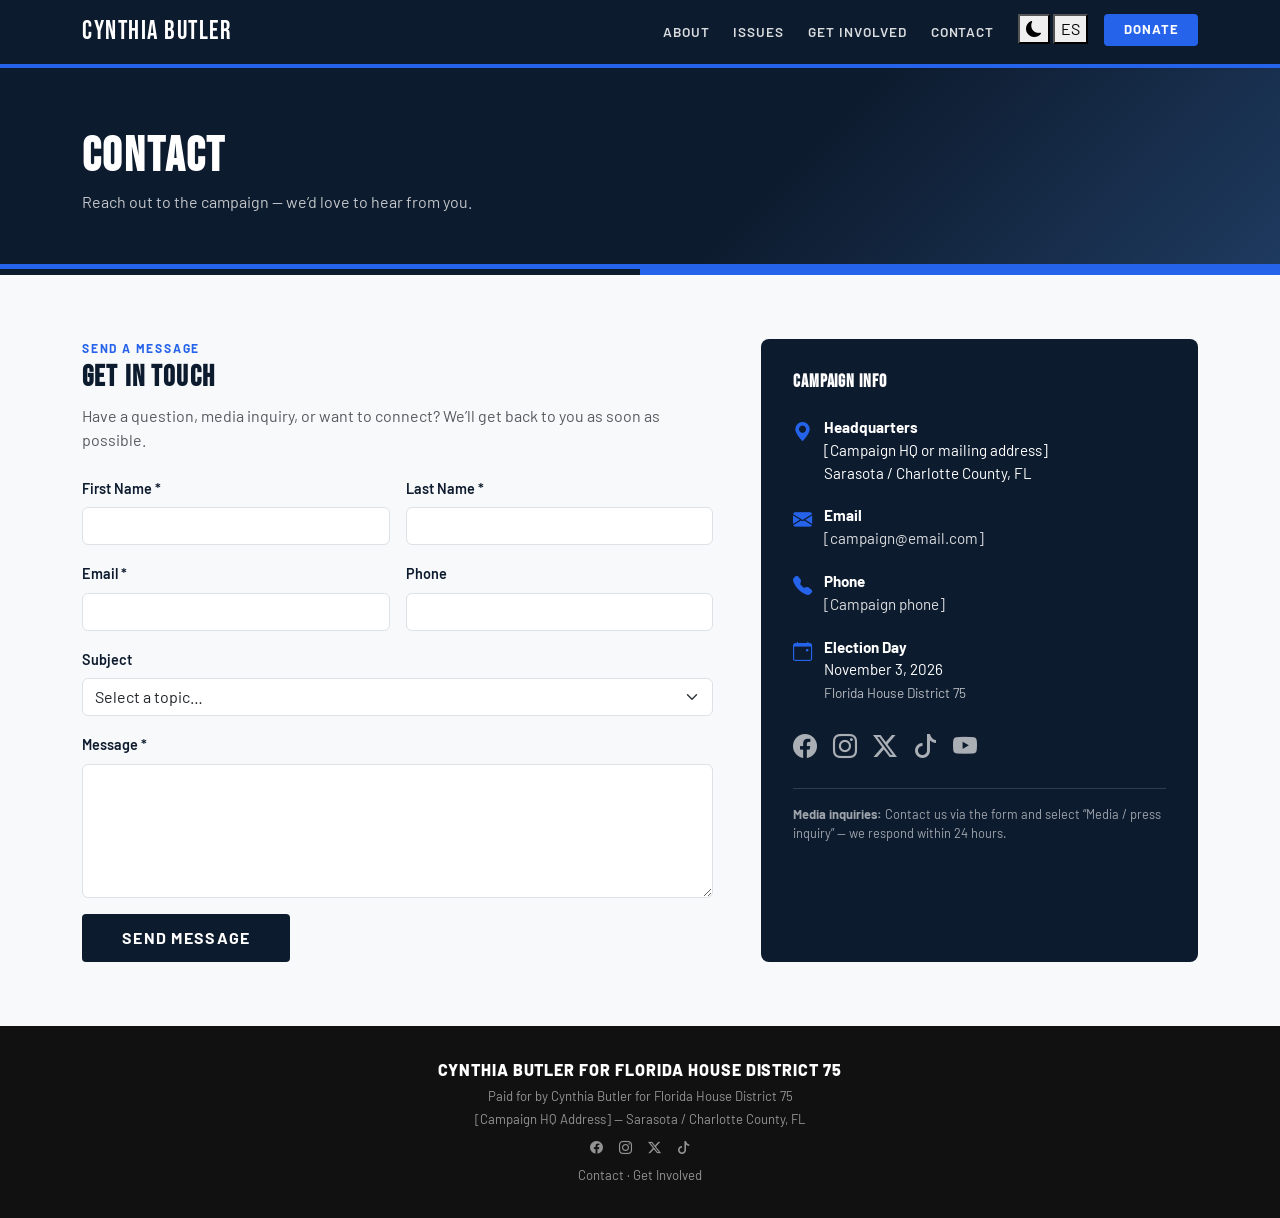
<file: contact.html>
<!DOCTYPE html>
<html lang="en">
<head>
  <meta charset="UTF-8" />
  <link rel="icon" type="image/svg+xml" href="favicon.svg" />
  <meta name="viewport" content="width=device-width, initial-scale=1.0" />
  <title>Contact | Cynthia Butler for FL House District 75</title>
  <link href="https://cdn.jsdelivr.net/npm/bootstrap@5.3.3/dist/css/bootstrap.min.css" rel="stylesheet" />
  <link href="https://cdn.jsdelivr.net/npm/bootstrap-icons@1.11.3/font/bootstrap-icons.min.css" rel="stylesheet" />
  <link href="https://fonts.googleapis.com/css2?family=Bebas+Neue&family=Barlow:wght@300;400;600;700&family=Barlow+Condensed:wght@400;600;700&display=swap" rel="stylesheet" />
  <link rel="stylesheet" href="site.css" />
  <style>
    :root {
      --cb-blue:     #0d1b2e;
      --cb-blue-mid: #1e3a5f;
      --cb-red:      #2563eb;
      --cb-black:    #111111;
      --cb-white:    #ffffff;
    }
    body { font-family: 'Barlow', sans-serif; color: var(--cb-black); }
    h1, h2, h3, h4, h5 { font-family: 'Bebas Neue', sans-serif; letter-spacing: 0.04em; }

    /* ── NAV ── */
    .navbar { background: var(--cb-blue) !important; border-bottom: 4px solid var(--cb-red); }
    .navbar-brand { font-family: 'Bebas Neue', sans-serif; font-weight: 400; font-size: 1.6rem; letter-spacing: 0.06em; color: var(--cb-white) !important; }
    .nav-link { color: rgba(255,255,255,0.85) !important; font-weight: 600; text-transform: uppercase; font-size: 0.85rem; letter-spacing: 0.07em; }
    .nav-link:hover { color: var(--cb-white) !important; }

    /* ── PAGE HEADER ── */
    .page-header {
      background: linear-gradient(135deg, var(--cb-blue) 60%, var(--cb-blue-mid) 100%);
      color: var(--cb-white); padding: 60px 0 50px;
      border-bottom: 5px solid var(--cb-red);
    }
    .page-header h1 { font-size: clamp(2rem, 4vw, 3rem); font-weight: 900; text-transform: uppercase; letter-spacing: 0.05em; margin-bottom: 0.25rem; }
    .page-header p { font-size: 1rem; opacity: 0.75; margin-bottom: 0; }

    /* ── STRIPE ── */
    .stripe { height: 6px; background: linear-gradient(to right, var(--cb-blue) 50%, var(--cb-red) 50%); }

    /* ── FORM ── */
    .section-label { text-transform: uppercase; letter-spacing: 0.15em; font-size: 0.75rem; font-weight: 700; color: var(--cb-red); margin-bottom: 0.25rem; }
    .section-heading { font-size: 1.8rem; font-weight: 900; color: var(--cb-blue); margin-bottom: 0.5rem; }
    .form-label { font-weight: 600; font-size: 0.9rem; color: var(--cb-blue); }
    .form-control:focus { border-color: var(--cb-blue); box-shadow: 0 0 0 0.2rem rgba(26,58,107,0.2); }

    /* ── BUTTONS ── */
    .btn-blue-cb {
      background: var(--cb-blue); color: var(--cb-white); border: none;
      padding: 0.75rem 2.5rem; font-weight: 700; font-size: 1rem;
      text-transform: uppercase; letter-spacing: 0.08em; border-radius: 4px;
      text-decoration: none; display: inline-block; transition: background 0.2s;
    }
    .btn-blue-cb:hover { background: #122d55; color: var(--cb-white); }
    .btn-primary-cb {
      background: var(--cb-red); color: var(--cb-white); border: none;
      padding: 0.75rem 2rem; font-weight: 700; font-size: 1rem;
      text-transform: uppercase; letter-spacing: 0.08em; border-radius: 4px;
      text-decoration: none; display: inline-block; transition: background 0.2s;
    }
    .btn-primary-cb:hover { background: #1d4ed8; color: var(--cb-white); }

    /* ── CONTACT INFO CARD ── */
    .contact-info-card {
      background: var(--cb-blue); color: var(--cb-white);
      border-radius: 8px; padding: 2rem; height: 100%;
    }
    .contact-info-card h3 { font-weight: 800; font-size: 1.1rem; text-transform: uppercase; letter-spacing: 0.05em; margin-bottom: 1.5rem; }
    .contact-row { display: flex; align-items: flex-start; gap: 0.75rem; margin-bottom: 1.25rem; font-size: 0.95rem; }
    .contact-row .ci-icon { font-size: 1.2rem; color: var(--cb-red); flex-shrink: 0; margin-top: 0.1rem; }
    .contact-row a { color: rgba(255,255,255,0.85); text-decoration: none; }
    .contact-row a:hover { color: var(--cb-white); }
    .social-row { display: flex; gap: 1rem; margin-top: 1.5rem; }
    .social-row a { color: rgba(255,255,255,0.65); font-size: 1.5rem; transition: color 0.15s; }
    .social-row a:hover { color: var(--cb-white); }

    /* ── FOOTER ── */
    footer { background: var(--cb-black); color: rgba(255,255,255,0.55); padding: 32px 0; font-size: 0.82rem; text-align: center; }
    footer a { color: rgba(255,255,255,0.55); text-decoration: none; }
    footer a:hover { color: var(--cb-white); }
    footer .footer-name { color: var(--cb-white); font-weight: 800; font-size: 1rem; text-transform: uppercase; letter-spacing: 0.06em; margin-bottom: 0.3rem; }
  </style>
</head>
<body>

  <!-- NAVBAR -->
  <nav class="navbar navbar-expand-lg sticky-top">
    <div class="container">
      <a class="navbar-brand" href="index.html">Cynthia Butler</a>
      <button class="navbar-toggler border-0" type="button" data-bs-toggle="collapse" data-bs-target="#navMenu">
        <span class="navbar-toggler-icon" style="filter:invert(1)"></span>
      </button>
      <div class="collapse navbar-collapse" id="navMenu">
        <ul class="navbar-nav ms-auto gap-2">
          <li class="nav-item"><a class="nav-link" href="about.html" data-i18n="nav.about">About</a></li>
          <li class="nav-item"><a class="nav-link" href="issues.html" data-i18n="nav.issues">Issues</a></li>
          <li class="nav-item"><a class="nav-link" href="get-involved.html" data-i18n="nav.get-involved">Get Involved</a></li>
          <li class="nav-item"><a class="nav-link" href="contact.html" data-i18n="nav.contact">Contact</a></li>
          <li class="nav-item toggle-group ms-2">
            <button id="theme-toggle" aria-label="Switch to dark mode"><i class="bi bi-moon-fill"></i></button>
            <button id="lang-toggle" aria-label="Switch language">ES</button>
          </li>
          <li class="nav-item ms-2">
            <a class="btn-primary-cb" href="get-involved.html#donate" style="padding:0.4rem 1.2rem;font-size:0.82rem;" data-i18n="nav.donate">Donate</a>
          </li>
        </ul>
      </div>
    </div>
  </nav>

  <!-- PAGE HEADER -->
  <div class="page-header">
    <div class="container">
      <h1 data-i18n="contact.page-h1">Contact</h1>
      <p data-i18n="contact.page-p">Reach out to the campaign — we'd love to hear from you.</p>
    </div>
  </div>

  <div class="stripe"></div>

  <!-- CONTACT SECTION -->
  <section class="py-5">
    <div class="container py-3">
      <div class="row g-5">

        <!-- CONTACT FORM -->
        <div class="col-lg-7">
          <p class="section-label" data-i18n="contact.lbl-send">Send a Message</p>
          <h2 class="section-heading" data-i18n="contact.heading-touch">Get in Touch</h2>
          <p class="text-muted mb-4" data-i18n="contact.form-intro">Have a question, media inquiry, or want to connect? We'll get back to you as soon as possible.</p>

          <!-- Netlify Form -->
          <form name="contact" method="POST" data-netlify="true" netlify-honeypot="bot-field">
            <input type="hidden" name="form-name" value="contact" />
            <p class="d-none">
              <label>Don't fill this out if you're human: <input name="bot-field" /></label>
            </p>

            <div class="row g-3">
              <div class="col-sm-6">
                <label class="form-label" for="c-first" data-i18n="contact.lbl-first">First Name *</label>
                <input type="text" class="form-control" id="c-first" name="first_name" required />
              </div>
              <div class="col-sm-6">
                <label class="form-label" for="c-last" data-i18n="contact.lbl-last">Last Name *</label>
                <input type="text" class="form-control" id="c-last" name="last_name" required />
              </div>
              <div class="col-sm-6">
                <label class="form-label" for="c-email" data-i18n="contact.lbl-email">Email *</label>
                <input type="email" class="form-control" id="c-email" name="email" required />
              </div>
              <div class="col-sm-6">
                <label class="form-label" for="c-phone" data-i18n="contact.lbl-phone">Phone</label>
                <input type="tel" class="form-control" id="c-phone" name="phone" />
              </div>
              <div class="col-12">
                <label class="form-label" for="c-subject" data-i18n="contact.lbl-subject">Subject</label>
                <select class="form-select" id="c-subject" name="subject">
                  <option value="" data-i18n="contact.opt-select">Select a topic...</option>
                  <option data-i18n="contact.opt-general">General question</option>
                  <option data-i18n="contact.opt-media">Media / press inquiry</option>
                  <option data-i18n="contact.opt-endorse">Endorsement</option>
                  <option data-i18n="contact.opt-event">Event invitation</option>
                  <option data-i18n="contact.opt-volunteer">Volunteer coordination</option>
                  <option data-i18n="contact.opt-other">Other</option>
                </select>
              </div>
              <div class="col-12">
                <label class="form-label" for="c-message" data-i18n="contact.lbl-msg">Message *</label>
                <textarea class="form-control" id="c-message" name="message" rows="5" required></textarea>
              </div>
              <div class="col-12">
                <button type="submit" class="btn-blue-cb" data-i18n="contact.btn-send">Send Message</button>
              </div>
            </div>
          </form>
        </div>

        <!-- CONTACT INFO -->
        <div class="col-lg-5">
          <div class="contact-info-card">
            <h3 data-i18n="contact.info-h3">Campaign Info</h3>

            <div class="contact-row">
              <i class="bi bi-geo-alt-fill ci-icon"></i>
              <div>
                <!-- PLACEHOLDER: fill from questionnaire Section 1 -->
                <strong data-i18n="contact.info-hq">Headquarters</strong><br>
                [Campaign HQ or mailing address]<br>
                Sarasota / Charlotte County, FL
              </div>
            </div>

            <div class="contact-row">
              <i class="bi bi-envelope-fill ci-icon"></i>
              <div>
                <strong data-i18n="contact.info-email">Email</strong><br>
                <!-- PLACEHOLDER: fill from questionnaire Section 1 -->
                <a href="mailto:[campaign@email.com]">[campaign@email.com]</a>
              </div>
            </div>

            <div class="contact-row">
              <i class="bi bi-telephone-fill ci-icon"></i>
              <div>
                <strong data-i18n="contact.info-phone">Phone</strong><br>
                <!-- PLACEHOLDER: fill from questionnaire -->
                <a href="tel:+1xxxxxxxxxx">[Campaign phone]</a>
              </div>
            </div>

            <div class="contact-row">
              <i class="bi bi-calendar-event ci-icon"></i>
              <div>
                <strong data-i18n="contact.info-election">Election Day</strong><br>
                <span data-i18n="contact.election-date">November 3, 2026</span><br>
                <span style="font-size:0.85rem; opacity:0.7;" data-i18n="contact.district">Florida House District 75</span>
              </div>
            </div>

            <!-- Social links — PLACEHOLDER: replace # with real URLs from questionnaire -->
            <div class="social-row">
              <a href="#" aria-label="Facebook"><i class="bi bi-facebook"></i></a>
              <a href="#" aria-label="Instagram"><i class="bi bi-instagram"></i></a>
              <a href="#" aria-label="X / Twitter"><i class="bi bi-twitter-x"></i></a>
              <a href="#" aria-label="TikTok"><i class="bi bi-tiktok"></i></a>
              <a href="#" aria-label="YouTube"><i class="bi bi-youtube"></i></a>
            </div>

            <div class="mt-4 pt-3" style="border-top:1px solid rgba(255,255,255,0.15);">
              <p style="font-size:0.8rem; opacity:0.6; margin-bottom:0;" data-i18n="contact.media-note">
                <strong>Media inquiries:</strong> Contact us via the form and select "Media / press inquiry" — we respond within 24 hours.
              </p>
            </div>
          </div>
        </div>

      </div>
    </div>
  </section>

  <!-- FOOTER -->
  <footer>
    <div class="container">
      <div class="footer-name">Cynthia Butler for Florida House District 75</div>
      <p class="mb-1" data-i18n="footer.paid-for">Paid for by Cynthia Butler for Florida House District 75</p>
      <p class="mb-2">[Campaign HQ Address] &mdash; Sarasota / Charlotte County, FL</p>
      <div class="d-flex justify-content-center gap-3 mb-2">
        <a href="#" aria-label="Facebook"><i class="bi bi-facebook"></i></a>
        <a href="#" aria-label="Instagram"><i class="bi bi-instagram"></i></a>
        <a href="#" aria-label="X / Twitter"><i class="bi bi-twitter-x"></i></a>
        <a href="#" aria-label="TikTok"><i class="bi bi-tiktok"></i></a>
      </div>
      <p class="mb-0"><a href="contact.html" data-i18n="footer.contact">Contact</a> &middot; <a href="get-involved.html" data-i18n="footer.get-involved">Get Involved</a></p>
    </div>
  </footer>

  <script src="https://cdn.jsdelivr.net/npm/bootstrap@5.3.3/dist/js/bootstrap.bundle.min.js"></script>
  <script src="site.js"></script>
</body>
</html>
</file>
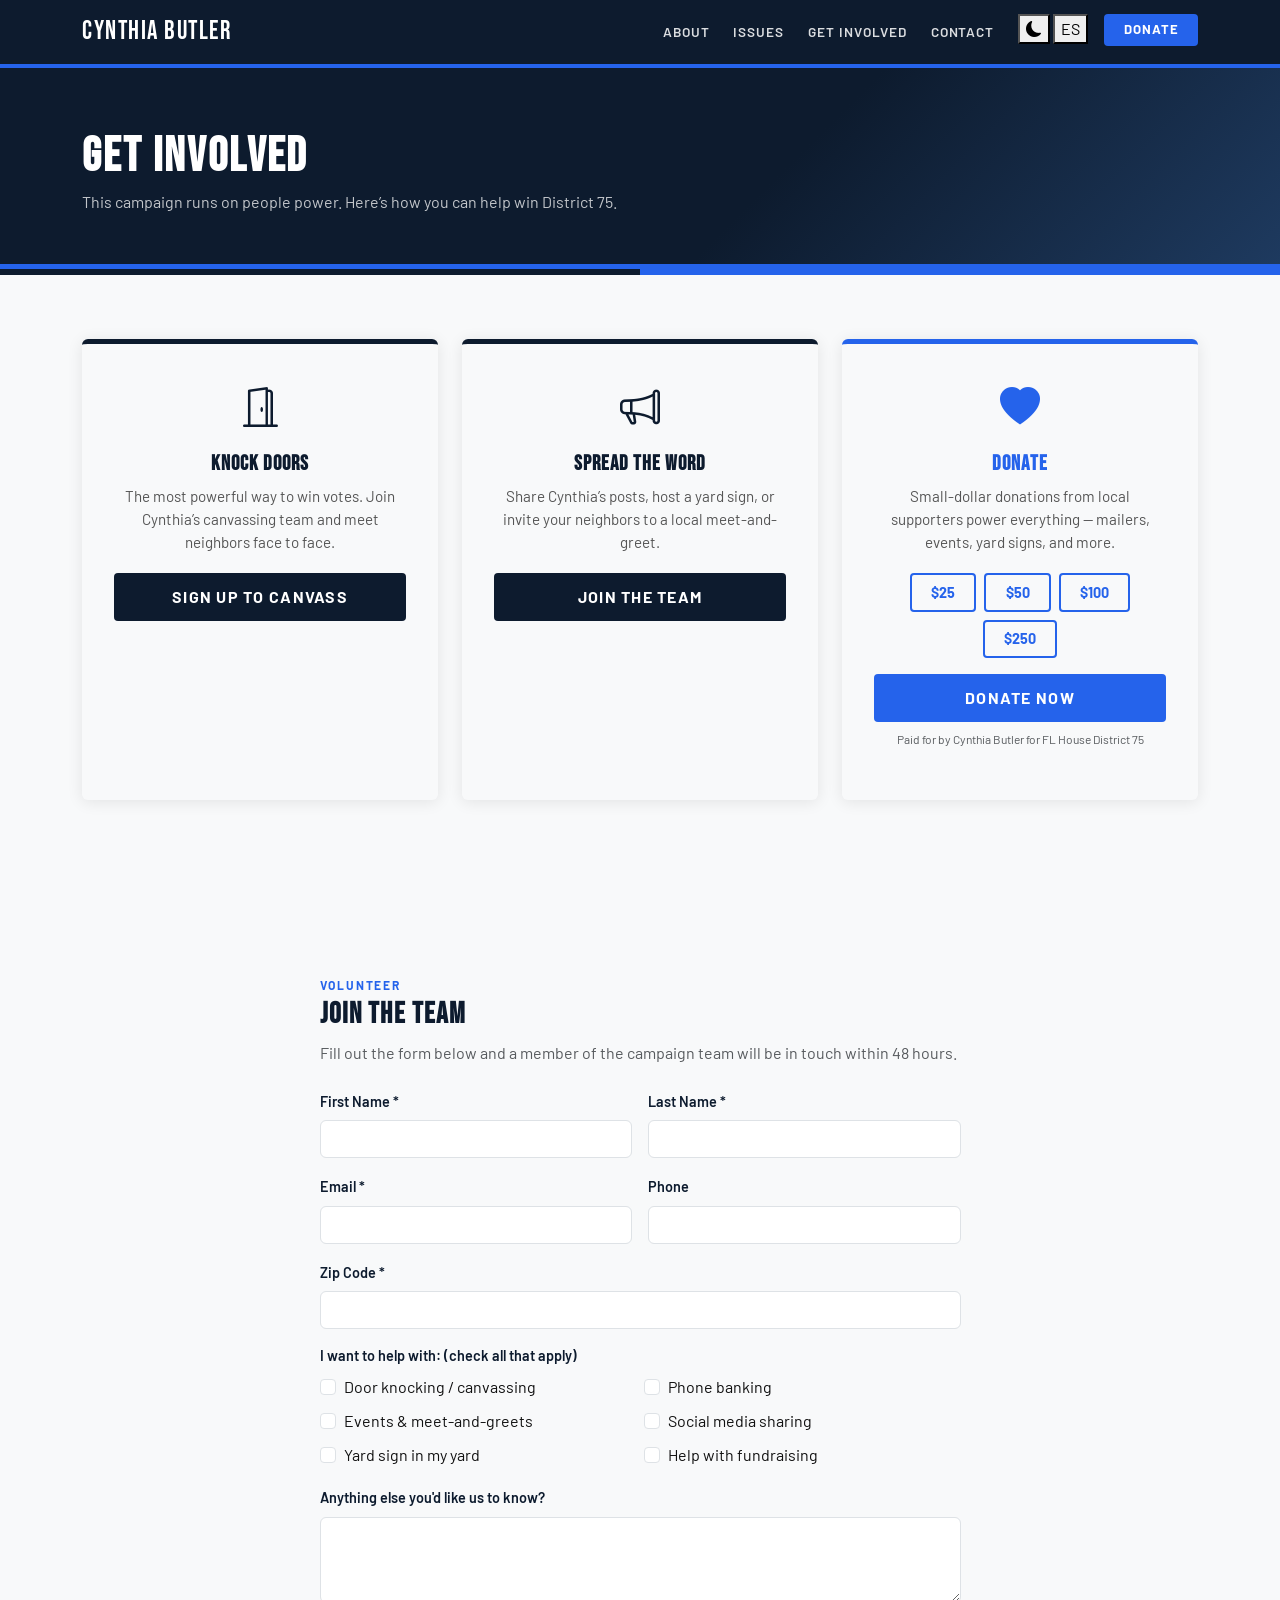
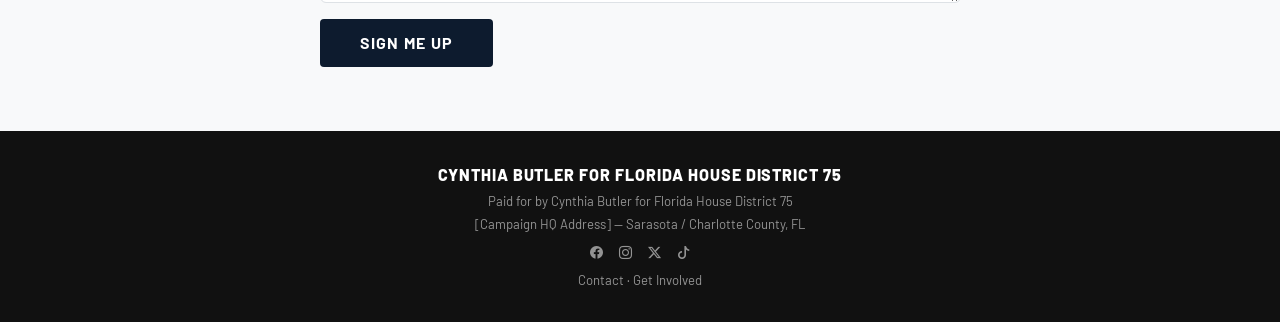
<file: get-involved.html>
<!DOCTYPE html>
<html lang="en">
<head>
  <meta charset="UTF-8" />
  <link rel="icon" type="image/svg+xml" href="favicon.svg" />
  <meta name="viewport" content="width=device-width, initial-scale=1.0" />
  <title>Get Involved | Cynthia Butler for FL House District 75</title>
  <link href="https://cdn.jsdelivr.net/npm/bootstrap@5.3.3/dist/css/bootstrap.min.css" rel="stylesheet" />
  <link href="https://cdn.jsdelivr.net/npm/bootstrap-icons@1.11.3/font/bootstrap-icons.min.css" rel="stylesheet" />
  <link href="https://fonts.googleapis.com/css2?family=Bebas+Neue&family=Barlow:wght@300;400;600;700&family=Barlow+Condensed:wght@400;600;700&display=swap" rel="stylesheet" />
  <link rel="stylesheet" href="site.css" />
  <style>
    :root {
      --cb-blue:     #0d1b2e;
      --cb-blue-mid: #1e3a5f;
      --cb-red:      #2563eb;
      --cb-black:    #111111;
      --cb-white:    #ffffff;
    }
    body { font-family: 'Barlow', sans-serif; color: var(--cb-black); }
    h1, h2, h3, h4, h5 { font-family: 'Bebas Neue', sans-serif; letter-spacing: 0.04em; }

    /* ── NAV ── */
    .navbar { background: var(--cb-blue) !important; border-bottom: 4px solid var(--cb-red); }
    .navbar-brand { font-family: 'Bebas Neue', sans-serif; font-weight: 400; font-size: 1.6rem; letter-spacing: 0.06em; color: var(--cb-white) !important; }
    .nav-link { color: rgba(255,255,255,0.85) !important; font-weight: 600; text-transform: uppercase; font-size: 0.85rem; letter-spacing: 0.07em; }
    .nav-link:hover { color: var(--cb-white) !important; }

    /* ── PAGE HEADER ── */
    .page-header {
      background: linear-gradient(135deg, var(--cb-blue) 60%, var(--cb-blue-mid) 100%);
      color: var(--cb-white); padding: 60px 0 50px;
      border-bottom: 5px solid var(--cb-red);
    }
    .page-header h1 { font-size: clamp(2rem, 4vw, 3rem); font-weight: 900; text-transform: uppercase; letter-spacing: 0.05em; margin-bottom: 0.25rem; }
    .page-header p { font-size: 1rem; opacity: 0.75; margin-bottom: 0; }

    /* ── STRIPE ── */
    .stripe { height: 6px; background: linear-gradient(to right, var(--cb-blue) 50%, var(--cb-red) 50%); }

    /* ── SECTION ── */
    .section-label { text-transform: uppercase; letter-spacing: 0.15em; font-size: 0.75rem; font-weight: 700; color: var(--cb-red); margin-bottom: 0.25rem; }
    .section-heading { font-size: 1.8rem; font-weight: 900; color: var(--cb-blue); margin-bottom: 0.5rem; }

    /* ── ACTION CARDS ── */
    .action-card {
      border: none; border-top: 5px solid var(--cb-blue);
      border-radius: 6px; padding: 2rem;
      box-shadow: 0 2px 16px rgba(0,0,0,0.09);
      height: 100%;
    }
    .action-card.donate-card { border-top-color: var(--cb-red); }
    .action-card .card-icon { font-size: 2.5rem; color: var(--cb-blue); margin-bottom: 1rem; }
    .action-card.donate-card .card-icon { color: var(--cb-red); }
    .action-card h3 { font-weight: 900; font-size: 1.3rem; text-transform: uppercase; letter-spacing: 0.05em; color: var(--cb-blue); margin-bottom: 0.5rem; }
    .action-card.donate-card h3 { color: var(--cb-red); }
    .action-card p { font-size: 0.95rem; color: #555; margin-bottom: 1.25rem; }

    /* ── BUTTONS ── */
    .btn-primary-cb {
      background: var(--cb-red); color: var(--cb-white); border: none;
      padding: 0.75rem 2rem; font-weight: 700; font-size: 1rem;
      text-transform: uppercase; letter-spacing: 0.08em; border-radius: 4px;
      text-decoration: none; display: inline-block; transition: background 0.2s; width: 100%; text-align: center;
    }
    .btn-primary-cb:hover { background: #1d4ed8; color: var(--cb-white); }
    .btn-blue-cb {
      background: var(--cb-blue); color: var(--cb-white); border: none;
      padding: 0.75rem 2rem; font-weight: 700; font-size: 1rem;
      text-transform: uppercase; letter-spacing: 0.08em; border-radius: 4px;
      text-decoration: none; display: inline-block; transition: background 0.2s; width: 100%; text-align: center;
    }
    .btn-blue-cb:hover { background: #122d55; color: var(--cb-white); }

    /* ── VOLUNTEER FORM ── */
    .form-label { font-weight: 600; font-size: 0.9rem; color: var(--cb-blue); }
    .form-control:focus { border-color: var(--cb-blue); box-shadow: 0 0 0 0.2rem rgba(26,58,107,0.2); }
    .form-check-input:checked { background-color: var(--cb-blue); border-color: var(--cb-blue); }

    /* ── DONATE AMOUNTS ── */
    .donate-amounts { display: flex; flex-wrap: wrap; gap: 0.5rem; margin-bottom: 1rem; }
    .donate-btn {
      border: 2px solid var(--cb-red); color: var(--cb-red); background: none;
      padding: 0.4rem 1.2rem; font-weight: 700; font-size: 0.9rem; border-radius: 4px;
      cursor: pointer; transition: all 0.15s;
    }
    .donate-btn:hover, .donate-btn.active { background: var(--cb-red); color: var(--cb-white); }

    /* ── FOOTER ── */
    footer { background: var(--cb-black); color: rgba(255,255,255,0.55); padding: 32px 0; font-size: 0.82rem; text-align: center; }
    footer a { color: rgba(255,255,255,0.55); text-decoration: none; }
    footer a:hover { color: var(--cb-white); }
    footer .footer-name { color: var(--cb-white); font-weight: 800; font-size: 1rem; text-transform: uppercase; letter-spacing: 0.06em; margin-bottom: 0.3rem; }
  </style>
</head>
<body>

  <!-- NAVBAR -->
  <nav class="navbar navbar-expand-lg sticky-top">
    <div class="container">
      <a class="navbar-brand" href="index.html">Cynthia Butler</a>
      <button class="navbar-toggler border-0" type="button" data-bs-toggle="collapse" data-bs-target="#navMenu">
        <span class="navbar-toggler-icon" style="filter:invert(1)"></span>
      </button>
      <div class="collapse navbar-collapse" id="navMenu">
        <ul class="navbar-nav ms-auto gap-2">
          <li class="nav-item"><a class="nav-link" href="about.html" data-i18n="nav.about">About</a></li>
          <li class="nav-item"><a class="nav-link" href="issues.html" data-i18n="nav.issues">Issues</a></li>
          <li class="nav-item"><a class="nav-link" href="get-involved.html" data-i18n="nav.get-involved">Get Involved</a></li>
          <li class="nav-item"><a class="nav-link" href="contact.html" data-i18n="nav.contact">Contact</a></li>
          <li class="nav-item toggle-group ms-2">
            <button id="theme-toggle" aria-label="Switch to dark mode"><i class="bi bi-moon-fill"></i></button>
            <button id="lang-toggle" aria-label="Switch language">ES</button>
          </li>
          <li class="nav-item ms-2">
            <a class="btn-primary-cb" href="#donate" style="padding:0.4rem 1.2rem;font-size:0.82rem;width:auto;" data-i18n="nav.donate">Donate</a>
          </li>
        </ul>
      </div>
    </div>
  </nav>

  <!-- PAGE HEADER -->
  <div class="page-header">
    <div class="container">
      <h1 data-i18n="gi.page-h1">Get Involved</h1>
      <p data-i18n="gi.page-p">This campaign runs on people power. Here's how you can help win District 75.</p>
    </div>
  </div>

  <div class="stripe"></div>

  <!-- ACTION CARDS -->
  <section class="py-5">
    <div class="container py-3">
      <div class="row g-4 mb-5">
        <div class="col-md-4">
          <div class="action-card text-center">
            <div class="card-icon"><i class="bi bi-door-open"></i></div>
            <h3 data-i18n="gi.card1-h3">Knock Doors</h3>
            <p data-i18n="gi.card1-p">The most powerful way to win votes. Join Cynthia's canvassing team and meet neighbors face to face.</p>
            <a href="#volunteer-form" class="btn-blue-cb" data-i18n="gi.card1-btn">Sign Up to Canvass</a>
          </div>
        </div>
        <div class="col-md-4">
          <div class="action-card text-center">
            <div class="card-icon"><i class="bi bi-megaphone"></i></div>
            <h3 data-i18n="gi.card2-h3">Spread the Word</h3>
            <p data-i18n="gi.card2-p">Share Cynthia's posts, host a yard sign, or invite your neighbors to a local meet-and-greet.</p>
            <a href="#volunteer-form" class="btn-blue-cb" data-i18n="gi.card2-btn">Join the Team</a>
          </div>
        </div>
        <div class="col-md-4">
          <div class="action-card donate-card text-center" id="donate">
            <div class="card-icon"><i class="bi bi-heart-fill"></i></div>
            <h3 data-i18n="gi.card3-h3">Donate</h3>
            <p data-i18n="gi.card3-p">Small-dollar donations from local supporters power everything — mailers, events, yard signs, and more.</p>
            <!-- Donate amounts -->
            <div class="donate-amounts justify-content-center mb-3">
              <button class="donate-btn">$25</button>
              <button class="donate-btn">$50</button>
              <button class="donate-btn">$100</button>
              <button class="donate-btn">$250</button>
            </div>
            <!-- PLACEHOLDER: Replace href with real donation platform link (ActBlue or similar) -->
            <a href="#" class="btn-primary-cb" data-i18n="gi.card3-btn">Donate Now</a>
            <p class="mt-2 text-muted" style="font-size:0.75rem;" data-i18n="gi.card3-legal">Paid for by Cynthia Butler for FL House District 75</p>
          </div>
        </div>
      </div>
    </div>
  </section>

  <!-- VOLUNTEER SIGNUP FORM -->
  <section class="py-5 bg-surface" id="volunteer-form">
    <div class="container py-3">
      <div class="row justify-content-center">
        <div class="col-lg-7">
          <p class="section-label" data-i18n="gi.label-vol">Volunteer</p>
          <h2 class="section-heading" data-i18n="gi.heading-join">Join the Team</h2>
          <p class="text-muted mb-4" data-i18n="gi.form-intro">Fill out the form below and a member of the campaign team will be in touch within 48 hours.</p>

          <!-- Netlify Form -->
          <form name="volunteer" method="POST" data-netlify="true" netlify-honeypot="bot-field">
            <input type="hidden" name="form-name" value="volunteer" />
            <p class="d-none">
              <label>Don't fill this out if you're human: <input name="bot-field" /></label>
            </p>

            <div class="row g-3">
              <div class="col-sm-6">
                <label class="form-label" for="vol-first" data-i18n="gi.lbl-first">First Name *</label>
                <input type="text" class="form-control" id="vol-first" name="first_name" required />
              </div>
              <div class="col-sm-6">
                <label class="form-label" for="vol-last" data-i18n="gi.lbl-last">Last Name *</label>
                <input type="text" class="form-control" id="vol-last" name="last_name" required />
              </div>
              <div class="col-sm-6">
                <label class="form-label" for="vol-email" data-i18n="gi.lbl-email">Email *</label>
                <input type="email" class="form-control" id="vol-email" name="email" required />
              </div>
              <div class="col-sm-6">
                <label class="form-label" for="vol-phone" data-i18n="gi.lbl-phone">Phone</label>
                <input type="tel" class="form-control" id="vol-phone" name="phone" />
              </div>
              <div class="col-12">
                <label class="form-label" for="vol-zip" data-i18n="gi.lbl-zip">Zip Code *</label>
                <input type="text" class="form-control" id="vol-zip" name="zip" maxlength="5" required />
              </div>
              <div class="col-12">
                <label class="form-label d-block mb-2" data-i18n="gi.lbl-help">I want to help with: (check all that apply)</label>
                <div class="row g-2">
                  <div class="col-sm-6"><div class="form-check"><input class="form-check-input" type="checkbox" name="help[]" value="door_knocking" id="h1"><label class="form-check-label" for="h1" data-i18n="gi.help-doors">Door knocking / canvassing</label></div></div>
                  <div class="col-sm-6"><div class="form-check"><input class="form-check-input" type="checkbox" name="help[]" value="phone_bank" id="h2"><label class="form-check-label" for="h2" data-i18n="gi.help-phone">Phone banking</label></div></div>
                  <div class="col-sm-6"><div class="form-check"><input class="form-check-input" type="checkbox" name="help[]" value="events" id="h3"><label class="form-check-label" for="h3" data-i18n="gi.help-events">Events &amp; meet-and-greets</label></div></div>
                  <div class="col-sm-6"><div class="form-check"><input class="form-check-input" type="checkbox" name="help[]" value="social_media" id="h4"><label class="form-check-label" for="h4" data-i18n="gi.help-social">Social media sharing</label></div></div>
                  <div class="col-sm-6"><div class="form-check"><input class="form-check-input" type="checkbox" name="help[]" value="yard_sign" id="h5"><label class="form-check-label" for="h5" data-i18n="gi.help-yard">Yard sign in my yard</label></div></div>
                  <div class="col-sm-6"><div class="form-check"><input class="form-check-input" type="checkbox" name="help[]" value="fundraising" id="h6"><label class="form-check-label" for="h6" data-i18n="gi.help-fund">Help with fundraising</label></div></div>
                </div>
              </div>
              <div class="col-12">
                <label class="form-label" for="vol-message" data-i18n="gi.lbl-msg">Anything else you'd like us to know?</label>
                <textarea class="form-control" id="vol-message" name="message" rows="3"></textarea>
              </div>
              <div class="col-12">
                <button type="submit" class="btn-blue-cb" style="width:auto; padding:0.75rem 2.5rem;" data-i18n="gi.btn-signup">Sign Me Up</button>
              </div>
            </div>
          </form>
        </div>
      </div>
    </div>
  </section>

  <!-- FOOTER -->
  <footer>
    <div class="container">
      <div class="footer-name">Cynthia Butler for Florida House District 75</div>
      <p class="mb-1" data-i18n="footer.paid-for">Paid for by Cynthia Butler for Florida House District 75</p>
      <p class="mb-2">[Campaign HQ Address] &mdash; Sarasota / Charlotte County, FL</p>
      <div class="d-flex justify-content-center gap-3 mb-2">
        <a href="#" aria-label="Facebook"><i class="bi bi-facebook"></i></a>
        <a href="#" aria-label="Instagram"><i class="bi bi-instagram"></i></a>
        <a href="#" aria-label="X / Twitter"><i class="bi bi-twitter-x"></i></a>
        <a href="#" aria-label="TikTok"><i class="bi bi-tiktok"></i></a>
      </div>
      <p class="mb-0"><a href="contact.html" data-i18n="footer.contact">Contact</a> &middot; <a href="get-involved.html" data-i18n="footer.get-involved">Get Involved</a></p>
    </div>
  </footer>

  <script src="https://cdn.jsdelivr.net/npm/bootstrap@5.3.3/dist/js/bootstrap.bundle.min.js"></script>
  <script src="site.js"></script>
  <script>
    // Donate button highlight
    document.querySelectorAll('.donate-btn').forEach(btn => {
      btn.addEventListener('click', () => {
        document.querySelectorAll('.donate-btn').forEach(b => b.classList.remove('active'));
        btn.classList.add('active');
      });
    });
  </script>
</body>
</html>
</file>
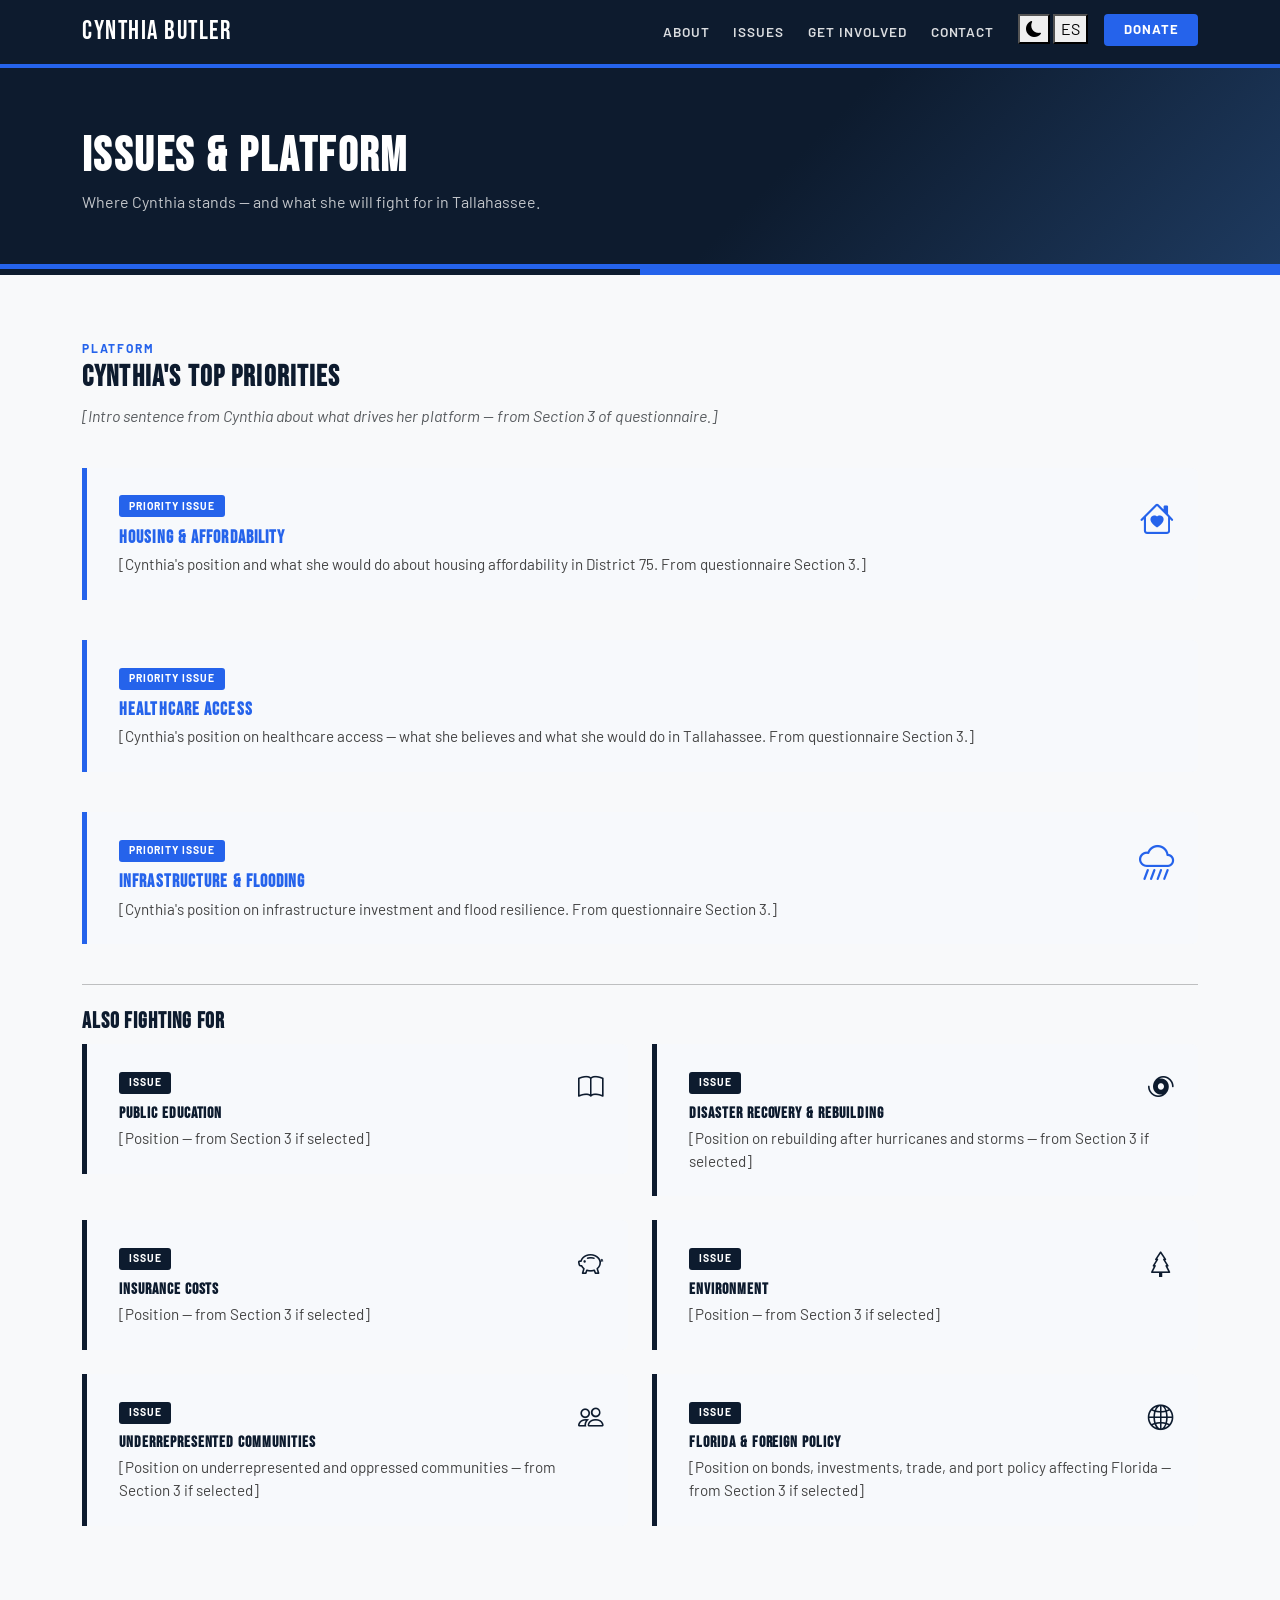
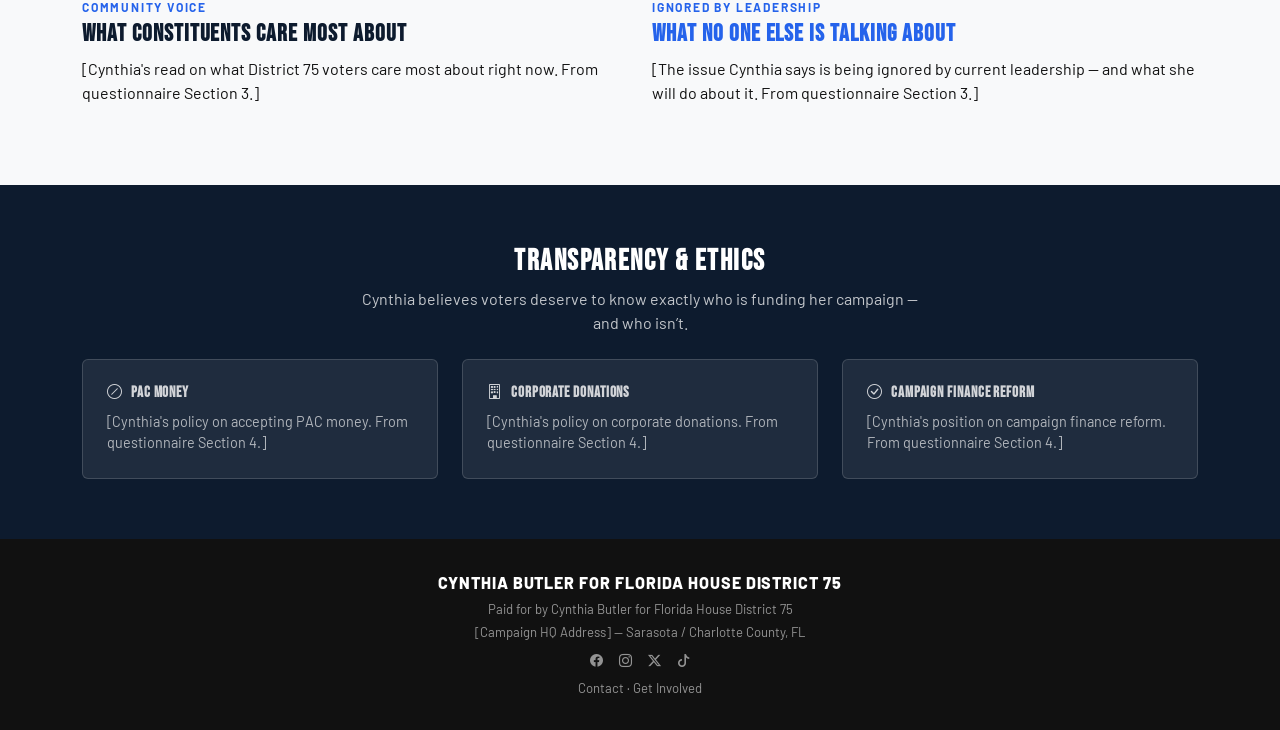
<file: issues.html>
<!DOCTYPE html>
<html lang="en">
<head>
  <meta charset="UTF-8" />
  <link rel="icon" type="image/svg+xml" href="favicon.svg" />
  <meta name="viewport" content="width=device-width, initial-scale=1.0" />
  <title>Issues &amp; Platform | Cynthia Butler for FL House District 75</title>
  <link href="https://cdn.jsdelivr.net/npm/bootstrap@5.3.3/dist/css/bootstrap.min.css" rel="stylesheet" />
  <link href="https://cdn.jsdelivr.net/npm/bootstrap-icons@1.11.3/font/bootstrap-icons.min.css" rel="stylesheet" />
  <link href="https://fonts.googleapis.com/css2?family=Bebas+Neue&family=Barlow:wght@300;400;600;700&family=Barlow+Condensed:wght@400;600;700&display=swap" rel="stylesheet" />
  <link rel="stylesheet" href="site.css" />
  <style>
    :root {
      --cb-blue:     #0d1b2e;
      --cb-blue-mid: #1e3a5f;
      --cb-red:      #2563eb;
      --cb-black:    #111111;
      --cb-white:    #ffffff;
    }
    body { font-family: 'Barlow', sans-serif; color: var(--cb-black); }
    h1, h2, h3, h4, h5 { font-family: 'Bebas Neue', sans-serif; letter-spacing: 0.04em; }

    /* ── NAV ── */
    .navbar { background: var(--cb-blue) !important; border-bottom: 4px solid var(--cb-red); }
    .navbar-brand { font-family: 'Bebas Neue', sans-serif; font-weight: 400; font-size: 1.6rem; letter-spacing: 0.06em; color: var(--cb-white) !important; }
    .nav-link { color: rgba(255,255,255,0.85) !important; font-weight: 600; text-transform: uppercase; font-size: 0.85rem; letter-spacing: 0.07em; }
    .nav-link:hover { color: var(--cb-white) !important; }

    /* ── PAGE HEADER ── */
    .page-header {
      background: linear-gradient(135deg, var(--cb-blue) 60%, var(--cb-blue-mid) 100%);
      color: var(--cb-white); padding: 60px 0 50px;
      border-bottom: 5px solid var(--cb-red);
    }
    .page-header h1 { font-size: clamp(2rem, 4vw, 3rem); font-weight: 900; text-transform: uppercase; letter-spacing: 0.05em; margin-bottom: 0.25rem; }
    .page-header p { font-size: 1rem; opacity: 0.75; margin-bottom: 0; }

    /* ── BUTTONS ── */
    .btn-primary-cb {
      background: var(--cb-red); color: var(--cb-white); border: none;
      padding: 0.75rem 2rem; font-weight: 700; font-size: 1rem;
      text-transform: uppercase; letter-spacing: 0.08em; border-radius: 4px;
      text-decoration: none; display: inline-block; transition: background 0.2s;
    }
    .btn-primary-cb:hover { background: #1d4ed8; color: var(--cb-white); }

    /* ── STRIPE ── */
    .stripe { height: 6px; background: linear-gradient(to right, var(--cb-blue) 50%, var(--cb-red) 50%); }

    /* ── SECTION LABEL ── */
    .section-label { text-transform: uppercase; letter-spacing: 0.15em; font-size: 0.75rem; font-weight: 700; color: var(--cb-red); margin-bottom: 0.25rem; }
    .section-heading { font-size: 1.8rem; font-weight: 900; color: var(--cb-blue); margin-bottom: 0.5rem; }

    /* ── ISSUE BLOCK ── */
    .issue-block {
      border-left: 5px solid var(--cb-blue);
      padding: 1.5rem 1.5rem 1.5rem 2rem;
      margin-bottom: 2.5rem;
      background: #f7f9fc;
      border-radius: 0 6px 6px 0;
    }
    .issue-block.priority {
      border-left-color: var(--cb-red);
    }
    .issue-block .issue-icon {
      font-size: 2.2rem;
      color: var(--cb-blue);
      float: right;
      margin-left: 1rem;
      margin-bottom: 0.5rem;
    }
    .issue-block.priority .issue-icon { color: var(--cb-red); }
    .issue-block h3 {
      font-weight: 800; font-size: 1.15rem;
      text-transform: uppercase; letter-spacing: 0.06em;
      color: var(--cb-blue); margin-bottom: 0.25rem;
    }
    .issue-block.priority h3 { color: var(--cb-red); }
    .issue-block .issue-badge {
      display: inline-block; background: var(--cb-blue); color: var(--cb-white);
      font-size: 0.65rem; font-weight: 700; text-transform: uppercase;
      letter-spacing: 0.1em; padding: 0.2rem 0.6rem; border-radius: 3px;
      margin-bottom: 0.6rem;
    }
    .issue-block.priority .issue-badge { background: var(--cb-red); }
    .issue-block p { font-size: 0.95rem; color: #444; margin-bottom: 0; }

    /* ── ETHICS BAND ── */
    .ethics-band {
      background: var(--cb-blue); color: var(--cb-white); padding: 60px 0;
    }
    .ethics-band h2 { font-size: 1.8rem; font-weight: 900; text-transform: uppercase; letter-spacing: 0.05em; margin-bottom: 0.5rem; }
    .ethics-card {
      background: rgba(255,255,255,0.08); border: 1px solid rgba(255,255,255,0.15);
      border-radius: 6px; padding: 1.5rem; height: 100%;
    }
    .ethics-card h5 { font-weight: 800; font-size: 0.95rem; text-transform: uppercase; letter-spacing: 0.06em; margin-bottom: 0.5rem; color: rgba(255,255,255,0.8); }
    .ethics-card p { font-size: 0.9rem; color: rgba(255,255,255,0.65); margin-bottom: 0; }

    /* ── FOOTER ── */
    footer { background: var(--cb-black); color: rgba(255,255,255,0.55); padding: 32px 0; font-size: 0.82rem; text-align: center; }
    footer a { color: rgba(255,255,255,0.55); text-decoration: none; }
    footer a:hover { color: var(--cb-white); }
    footer .footer-name { color: var(--cb-white); font-weight: 800; font-size: 1rem; text-transform: uppercase; letter-spacing: 0.06em; margin-bottom: 0.3rem; }
  </style>
</head>
<body>

  <!-- NAVBAR -->
  <nav class="navbar navbar-expand-lg sticky-top">
    <div class="container">
      <a class="navbar-brand" href="index.html">Cynthia Butler</a>
      <button class="navbar-toggler border-0" type="button" data-bs-toggle="collapse" data-bs-target="#navMenu">
        <span class="navbar-toggler-icon" style="filter:invert(1)"></span>
      </button>
      <div class="collapse navbar-collapse" id="navMenu">
        <ul class="navbar-nav ms-auto gap-2">
          <li class="nav-item"><a class="nav-link" href="about.html" data-i18n="nav.about">About</a></li>
          <li class="nav-item"><a class="nav-link" href="issues.html" data-i18n="nav.issues">Issues</a></li>
          <li class="nav-item"><a class="nav-link" href="get-involved.html" data-i18n="nav.get-involved">Get Involved</a></li>
          <li class="nav-item"><a class="nav-link" href="contact.html" data-i18n="nav.contact">Contact</a></li>
          <li class="nav-item toggle-group ms-2">
            <button id="theme-toggle" aria-label="Switch to dark mode"><i class="bi bi-moon-fill"></i></button>
            <button id="lang-toggle" aria-label="Switch language">ES</button>
          </li>
          <li class="nav-item ms-2">
            <a class="btn-primary-cb" href="get-involved.html#donate" style="padding:0.4rem 1.2rem;font-size:0.82rem;" data-i18n="nav.donate">Donate</a>
          </li>
        </ul>
      </div>
    </div>
  </nav>

  <!-- PAGE HEADER -->
  <div class="page-header">
    <div class="container">
      <h1 data-i18n="issues.page-h1">Issues &amp; Platform</h1>
      <p data-i18n="issues.page-p">Where Cynthia stands &mdash; and what she will fight for in Tallahassee.</p>
    </div>
  </div>

  <div class="stripe"></div>

  <!-- ISSUES SECTION -->
  <section class="py-5">
    <div class="container py-3">

      <div class="row mb-4">
        <div class="col-lg-8">
          <p class="section-label" data-i18n="issues.label-platform">Platform</p>
          <h2 class="section-heading" data-i18n="issues.heading-priorities">Cynthia's Top Priorities</h2>
          <!-- PLACEHOLDER: replace with actual priorities from questionnaire Section 3 -->
          <p class="text-muted fst-italic">
            [Intro sentence from Cynthia about what drives her platform — from Section 3 of questionnaire.]
          </p>
        </div>
      </div>

      <!-- PRIORITY ISSUES — fill top 3 from questionnaire as "priority" blocks -->
      <!-- PLACEHOLDER: The 3 blocks below are examples; replace with Cynthia's actual top 3 -->

      <div class="issue-block priority">
        <i class="bi bi-house-heart issue-icon"></i>
        <span class="issue-badge" data-i18n="issues.badge-priority">Priority Issue</span>
        <h3 data-i18n="issues.issue1-title">Housing &amp; Affordability</h3>
        <!-- PLACEHOLDER: Cynthia's position from Section 3 -->
        <p>[Cynthia's position and what she would do about housing affordability in District 75. From questionnaire Section 3.]</p>
      </div>

      <div class="issue-block priority">
        <i class="bi bi-shield-heart issue-icon"></i>
        <span class="issue-badge" data-i18n="issues.badge-priority">Priority Issue</span>
        <h3 data-i18n="issues.issue2-title">Healthcare Access</h3>
        <!-- PLACEHOLDER -->
        <p>[Cynthia's position on healthcare access — what she believes and what she would do in Tallahassee. From questionnaire Section 3.]</p>
      </div>

      <div class="issue-block priority">
        <i class="bi bi-cloud-rain-heavy issue-icon"></i>
        <span class="issue-badge" data-i18n="issues.badge-priority">Priority Issue</span>
        <h3 data-i18n="issues.issue3-title">Infrastructure &amp; Flooding</h3>
        <!-- PLACEHOLDER -->
        <p>[Cynthia's position on infrastructure investment and flood resilience. From questionnaire Section 3.]</p>
      </div>

      <!-- SECONDARY ISSUES — fill from questionnaire checklist selections -->
      <hr class="my-4" />
      <h3 class="section-heading" style="font-size:1.4rem;" data-i18n="issues.also-fighting">Also Fighting For</h3>

      <div class="row g-4">
        <div class="col-md-6">
          <div class="issue-block mb-0">
            <i class="bi bi-book issue-icon" style="font-size:1.6rem;"></i>
            <span class="issue-badge" data-i18n="issues.badge-issue">Issue</span>
            <h3 style="font-size:1rem;" data-i18n="issues.issue4-title">Public Education</h3>
            <!-- PLACEHOLDER -->
            <p>[Position — from Section 3 if selected]</p>
          </div>
        </div>
        <div class="col-md-6">
          <div class="issue-block mb-0">
            <i class="bi bi-hurricane issue-icon" style="font-size:1.6rem;"></i>
            <span class="issue-badge" data-i18n="issues.badge-issue">Issue</span>
            <h3 style="font-size:1rem;" data-i18n="issues.issue5-title">Disaster Recovery &amp; Rebuilding</h3>
            <!-- PLACEHOLDER -->
            <p>[Position on rebuilding after hurricanes and storms — from Section 3 if selected]</p>
          </div>
        </div>
        <div class="col-md-6">
          <div class="issue-block mb-0">
            <i class="bi bi-piggy-bank issue-icon" style="font-size:1.6rem;"></i>
            <span class="issue-badge" data-i18n="issues.badge-issue">Issue</span>
            <h3 style="font-size:1rem;" data-i18n="issues.issue6-title">Insurance Costs</h3>
            <!-- PLACEHOLDER -->
            <p>[Position — from Section 3 if selected]</p>
          </div>
        </div>
        <div class="col-md-6">
          <div class="issue-block mb-0">
            <i class="bi bi-tree issue-icon" style="font-size:1.6rem;"></i>
            <span class="issue-badge" data-i18n="issues.badge-issue">Issue</span>
            <h3 style="font-size:1rem;" data-i18n="issues.issue7-title">Environment</h3>
            <!-- PLACEHOLDER -->
            <p>[Position — from Section 3 if selected]</p>
          </div>
        </div>
        <div class="col-md-6">
          <div class="issue-block mb-0">
            <i class="bi bi-people issue-icon" style="font-size:1.6rem;"></i>
            <span class="issue-badge" data-i18n="issues.badge-issue">Issue</span>
            <h3 style="font-size:1rem;" data-i18n="issues.issue8-title">Underrepresented Communities</h3>
            <!-- PLACEHOLDER -->
            <p>[Position on underrepresented and oppressed communities — from Section 3 if selected]</p>
          </div>
        </div>
        <div class="col-md-6">
          <div class="issue-block mb-0">
            <i class="bi bi-globe2 issue-icon" style="font-size:1.6rem;"></i>
            <span class="issue-badge" data-i18n="issues.badge-issue">Issue</span>
            <h3 style="font-size:1rem;" data-i18n="issues.issue9-title">Florida &amp; Foreign Policy</h3>
            <!-- PLACEHOLDER -->
            <p>[Position on bonds, investments, trade, and port policy affecting Florida — from Section 3 if selected]</p>
          </div>
        </div>
      </div>

      <!-- What constituents care about / ignored issue -->
      <div class="mt-5 row g-4">
        <div class="col-md-6">
          <div class="border-top-blue">
            <p class="section-label" data-i18n="issues.label-community">Community Voice</p>
            <h4 style="font-weight:800; color:var(--cb-blue);" data-i18n="issues.heading-voters">What Constituents Care Most About</h4>
            <!-- PLACEHOLDER: from Section 3 -->
            <p>[Cynthia's read on what District 75 voters care most about right now. From questionnaire Section 3.]</p>
          </div>
        </div>
        <div class="col-md-6">
          <div class="border-top-red">
            <p class="section-label" style="color:var(--cb-red);" data-i18n="issues.label-ignored">Ignored by Leadership</p>
            <h4 style="font-weight:800; color:var(--cb-red);" data-i18n="issues.heading-ignored">What No One Else Is Talking About</h4>
            <!-- PLACEHOLDER: from Section 3 -->
            <p>[The issue Cynthia says is being ignored by current leadership — and what she will do about it. From questionnaire Section 3.]</p>
          </div>
        </div>
      </div>

    </div>
  </section>

  <!-- CAMPAIGN FINANCE & ETHICS BAND -->
  <section class="ethics-band">
    <div class="container">
      <div class="text-center mb-4">
        <h2 data-i18n="issues.ethics-h2">Transparency &amp; Ethics</h2>
        <p style="opacity:0.75; max-width:560px; margin:auto;" data-i18n="issues.ethics-p">Cynthia believes voters deserve to know exactly who is funding her campaign — and who isn't.</p>
      </div>
      <div class="row g-4 justify-content-center">
        <div class="col-md-4">
          <div class="ethics-card">
            <h5><i class="bi bi-slash-circle me-2"></i><span data-i18n="issues.pac-title">PAC Money</span></h5>
            <!-- PLACEHOLDER: from Section 4 -->
            <p>[Cynthia's policy on accepting PAC money. From questionnaire Section 4.]</p>
          </div>
        </div>
        <div class="col-md-4">
          <div class="ethics-card">
            <h5><i class="bi bi-building me-2"></i><span data-i18n="issues.corporate-title">Corporate Donations</span></h5>
            <!-- PLACEHOLDER: from Section 4 -->
            <p>[Cynthia's policy on corporate donations. From questionnaire Section 4.]</p>
          </div>
        </div>
        <div class="col-md-4">
          <div class="ethics-card">
            <h5><i class="bi bi-check-circle me-2"></i><span data-i18n="issues.finance-title">Campaign Finance Reform</span></h5>
            <!-- PLACEHOLDER: from Section 4 -->
            <p>[Cynthia's position on campaign finance reform. From questionnaire Section 4.]</p>
          </div>
        </div>
      </div>
    </div>
  </section>

  <!-- FOOTER -->
  <footer>
    <div class="container">
      <div class="footer-name">Cynthia Butler for Florida House District 75</div>
      <p class="mb-1" data-i18n="footer.paid-for">Paid for by Cynthia Butler for Florida House District 75</p>
      <p class="mb-2">[Campaign HQ Address] &mdash; Sarasota / Charlotte County, FL</p>
      <div class="d-flex justify-content-center gap-3 mb-2">
        <a href="#" aria-label="Facebook"><i class="bi bi-facebook"></i></a>
        <a href="#" aria-label="Instagram"><i class="bi bi-instagram"></i></a>
        <a href="#" aria-label="X / Twitter"><i class="bi bi-twitter-x"></i></a>
        <a href="#" aria-label="TikTok"><i class="bi bi-tiktok"></i></a>
      </div>
      <p class="mb-0"><a href="contact.html" data-i18n="footer.contact">Contact</a> &middot; <a href="get-involved.html" data-i18n="footer.get-involved">Get Involved</a></p>
    </div>
  </footer>

  <script src="https://cdn.jsdelivr.net/npm/bootstrap@5.3.3/dist/js/bootstrap.bundle.min.js"></script>
  <script src="site.js"></script>
</body>
</html>
</file>
<file: site.css>
/* Butler Campaign - High Pop Stylesheet */

:root {
    --dem-blue: #0047ab;
    --dem-teal: #008080;
    --rep-red: #e91d2e;
    --white-glow: rgba(255, 255, 255, 0.8);
    --font-heading: 'Oswald', sans-serif;
    --font-body: 'Roboto Condensed', sans-serif;
}

body {
    margin: 0;
    padding: 0;
    font-family: var(--font-body);
    background-color: #f8f9fa;
    color: #333;
}

header {
    background: linear-gradient(135deg, var(--dem-blue) 0%, var(--dem-teal) 100%);
    padding: 3rem 0 0 0;
    border-bottom: 8px solid var(--rep-red);
    box-shadow: 0 4px 15px rgba(0, 0, 0, 0.3);
    text-align: center;
    color: white;
}

.hero-name {
    font-family: var(--font-heading);
    font-size: 5rem;
    color: white;
    text-transform: uppercase;
    margin: 0;
    line-height: 0.9;
    text-shadow: 0 0 15px rgba(255, 255, 255, 0.6);
    letter-spacing: -2px;
}

.tagline {
    font-family: var(--font-heading);
    font-size: 1.8rem;
    color: white;
    text-transform: uppercase;
    margin: 10px 0 30px 0;
    letter-spacing: 4px;
    opacity: 0.9;
}

.main-nav {
    display: flex;
    justify-content: center;
    margin-top: 20px;
}

.nav-tab {
    background: rgba(255, 255, 255, 0.1);
    color: white;
    text-decoration: none;
    font-family: var(--font-heading);
    font-weight: bold;
    text-transform: uppercase;
    padding: 15px 30px;
    margin: 0 5px;
    border-radius: 8px 8px 0 0;
    border: 1px solid rgba(255, 255, 255, 0.2);
    border-bottom: none;
    transition: all 0.2s ease;
}

.nav-tab:hover {
    background: var(--white-glow);
    color: var(--dem-blue);
}

.nav-tab:active {
    background: var(--rep-red) !important;
    color: white !important;
}

.logo-container {
    margin-bottom: 15px;
    filter: drop-shadow(0 0 10px white);
}
</file>
